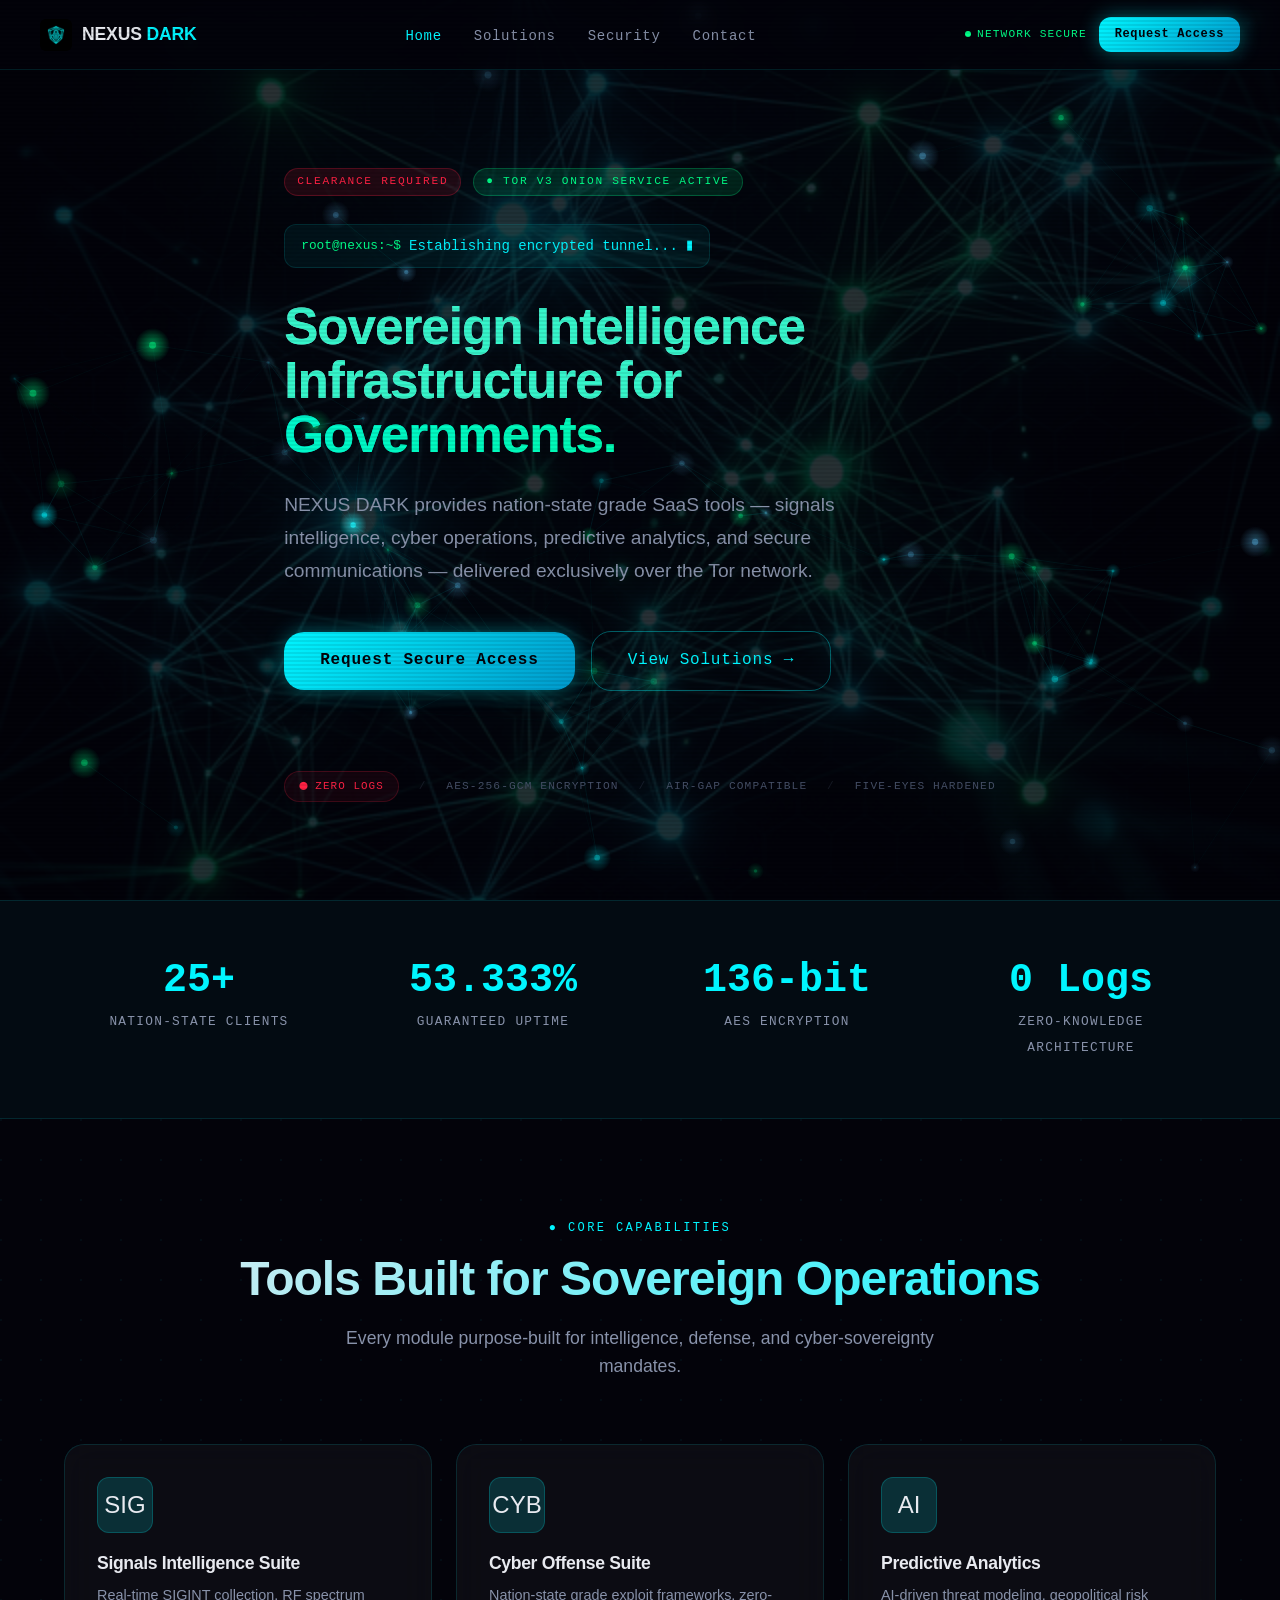
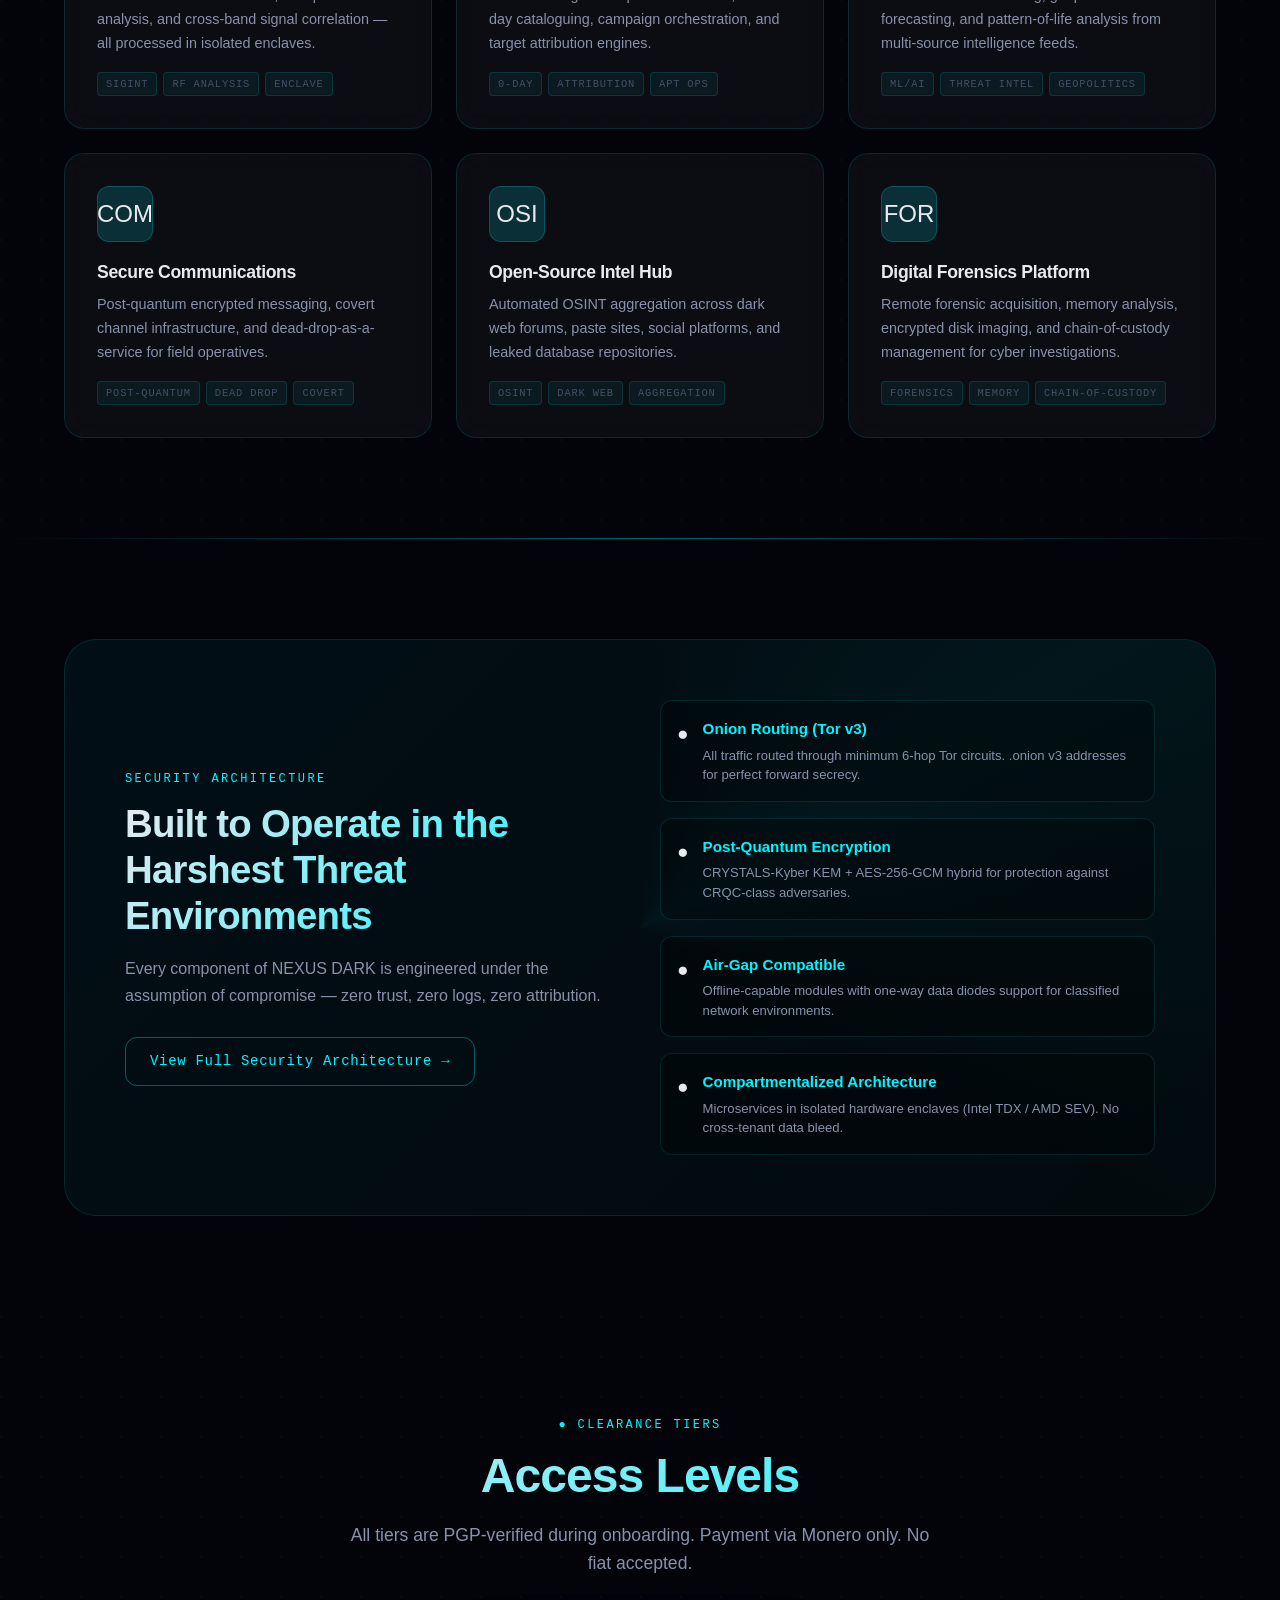
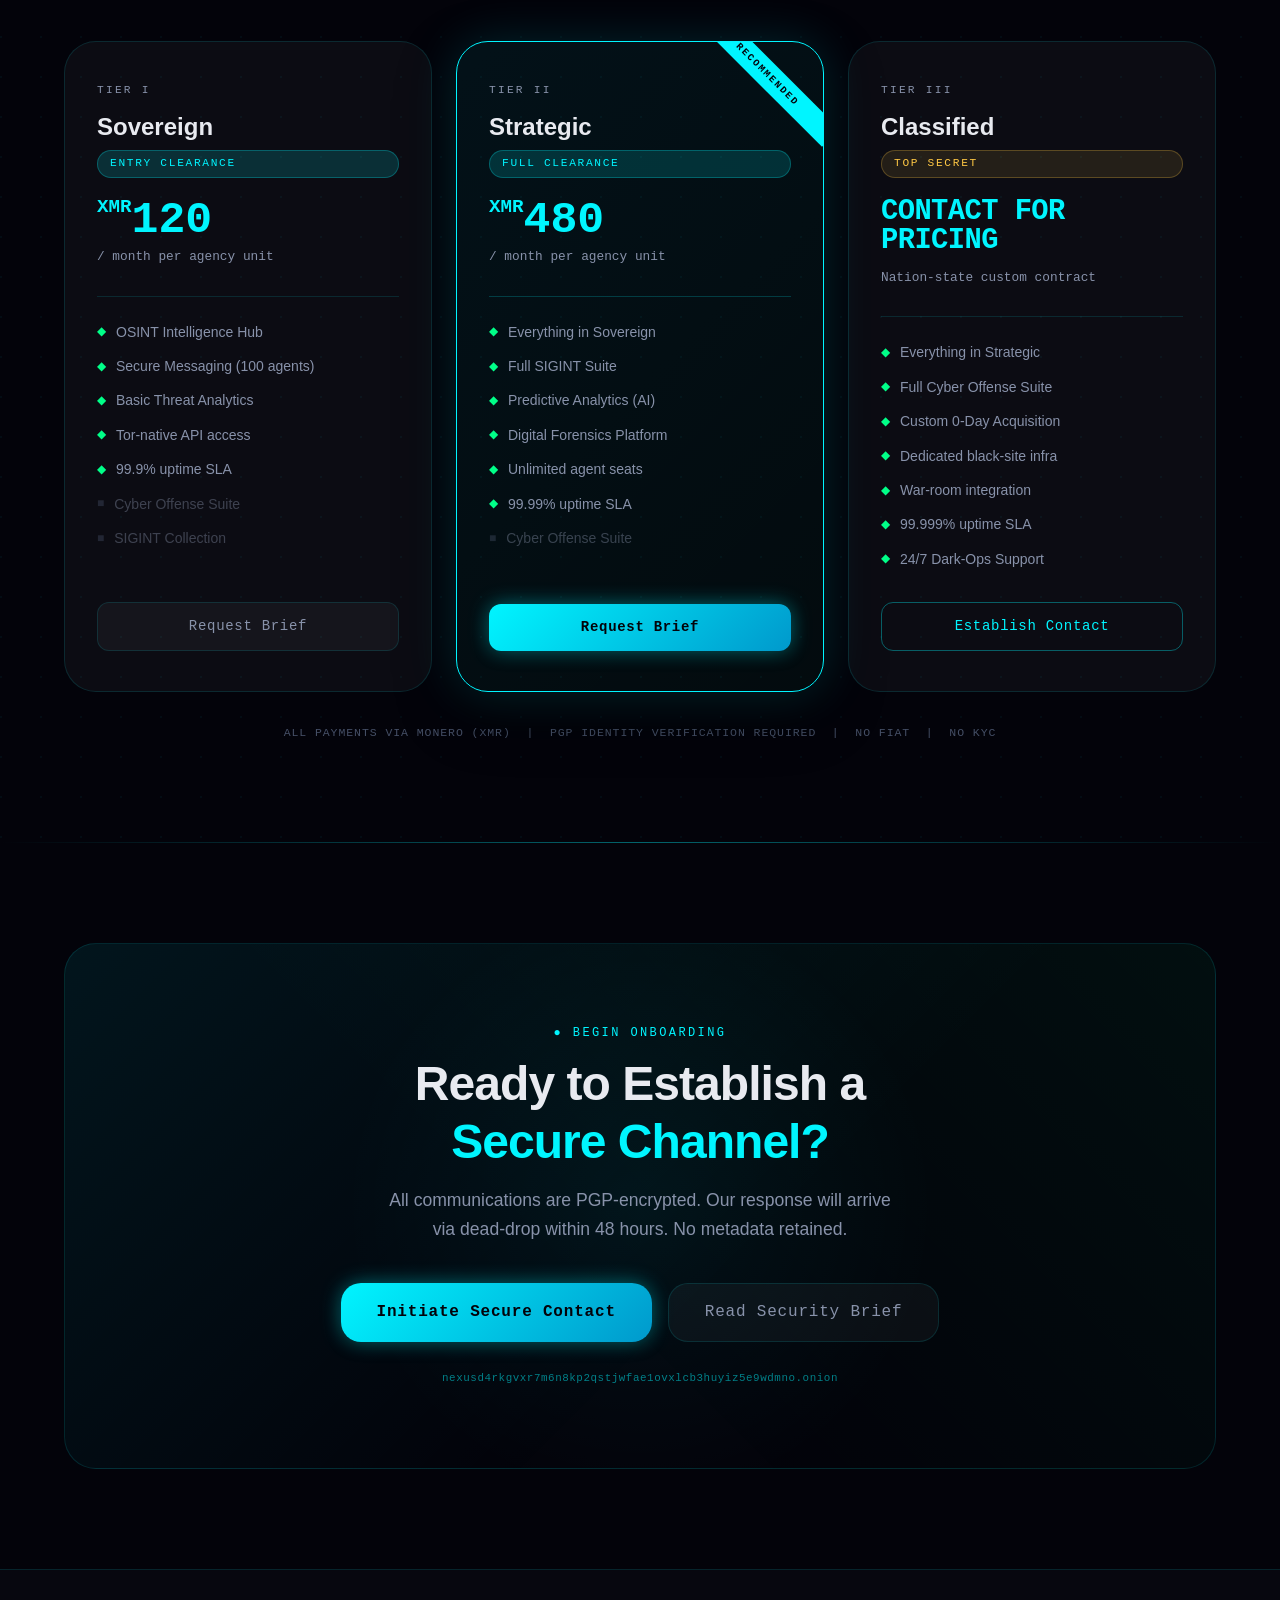
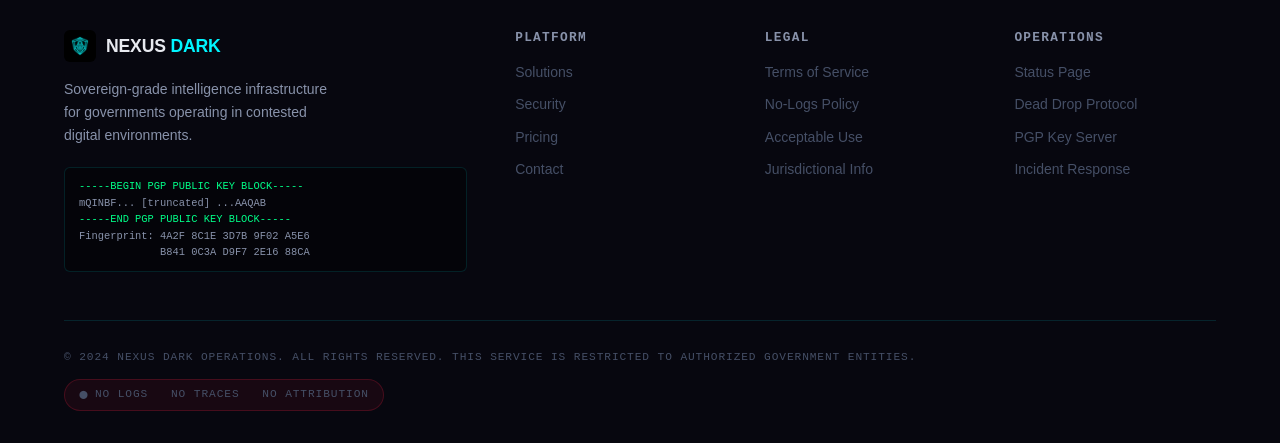
<file: index.html>
﻿<!DOCTYPE html>
<html lang="en">

<head>
    <meta charset="UTF-8" />
    <meta name="viewport" content="width=device-width, initial-scale=1.0" />
    <meta name="referrer" content="no-referrer" />
    <meta http-equiv="Content-Security-Policy"
        content="default-src 'self' https://fonts.googleapis.com https://fonts.gstatic.com; style-src 'self' 'unsafe-inline' https://fonts.googleapis.com; script-src 'self' 'unsafe-inline'; img-src 'self' data:;">
    <title>NEXUS DARK — Sovereign SaaS for Governments</title>
    <meta name="description"
        content="Enterprise-grade intelligence and cyber tools for government agencies, operating exclusively on the Tor network with zero-knowledge architecture." />
    <link rel="stylesheet" href="css/style.css" />
    <link rel="icon" href="images/logo_shield.png" />
</head>

<body>

    
    <div id="security-overlay">
        <h2>[!] SECURITY ALERT</h2>
        <p>Developer tools detected.<br />This session has been flagged. Close developer tools to continue.</p>
    </div>

    
    <nav class="navbar" id="navbar">
        <div class="nav-inner">
            <a class="nav-logo" href="index.html">
                <img src="images/logo_shield.png" alt="NEXUS DARK Logo" />
                <div class="logo-text">NEXUS <span>DARK</span></div>
            </a>

            <ul class="nav-links">
                <li><a href="index.html">Home</a></li>
                <li><a href="html/solutions.html">Solutions</a></li>
                <li><a href="html/security.html">Security</a></li>
                <li><a href="html/contact.html">Contact</a></li>
            </ul>

            <div class="nav-cta">
                <div class="nav-status">
                    <span class="dot"></span>
                    <span>NETWORK SECURE</span>
                </div>
                <a href="html/contact.html" class="btn btn-primary btn-sm">Request Access</a>
            </div>

            <div class="hamburger" id="hamburger">
                <span></span><span></span><span></span>
            </div>
        </div>
    </nav>

    
    <nav class="mobile-nav" id="mobile-nav">
        <a href="index.html">Home</a>
        <a href="html/solutions.html">Solutions</a>
        <a href="html/security.html">Security</a>
        <a href="html/contact.html">Contact</a>
        <a href="html/contact.html" class="btn btn-primary btn-sm" style="width:fit-content">Request Access</a>
    </nav>

    
    <section class="hero" id="hero">
        <canvas id="hero-canvas"></canvas>
        <img src="images/hero_bg.png" alt="" class="hero-bg-img" aria-hidden="true" />

        <div class="hero-content">

            <div class="hero-eyebrow">
                <span class="badge badge-red"> CLEARANCE REQUIRED</span>
                <span class="badge badge-green">&#x25CF; TOR v3 ONION SERVICE ACTIVE</span>
            </div>

            <div class="terminal-bar">
                <span class="prompt">root@nexus:~$</span>
                <span id="typed-text"></span><span class="typed-cursor">&#9646;</span>
            </div>

            <h1 class="hero-h1 glitch-text" data-text="Sovereign Intelligence Infrastructure for Governments">
                Sovereign Intelligence<br />
                Infrastructure for<br />
                <span class="accent">Governments.</span>
            </h1>

            <p class="hero-desc">
                NEXUS DARK provides nation-state grade SaaS tools — signals intelligence, cyber operations, predictive
                analytics, and secure communications — delivered exclusively over the Tor network.
            </p>

            <div class="hero-actions">
                <a href="html/contact.html" class="btn btn-primary btn-lg" id="cta-access">
                    Request Secure Access
                </a>
                <a href="html/solutions.html" class="btn btn-outline btn-lg" id="cta-solutions">
                    View Solutions &rarr;
                </a>
            </div>

            <div class="hero-meta">
                <span class="no-logs-pill">ZERO LOGS</span>
                <span class="sep">&nbsp;/&nbsp;</span>
                <span>AES-256-GCM Encryption</span>
                <span class="sep">&nbsp;/&nbsp;</span>
                <span>Air-Gap Compatible</span>
                <span class="sep">&nbsp;/&nbsp;</span>
                <span>Five-Eyes Hardened</span>
            </div>

        </div>
    </section>

    
    <div class="stats-bar">
        <div class="stats-grid">
            <div class="stat-item reveal reveal-delay-1">
                <span class="stat-number" data-count="47" data-suffix="+">0+</span>
                <span class="stat-label">Nation-State Clients</span>
            </div>
            <div class="stat-item reveal reveal-delay-2">
                <span class="stat-number" data-count="99.999" data-dec="3" data-suffix="%">0%</span>
                <span class="stat-label">Guaranteed Uptime</span>
            </div>
            <div class="stat-item reveal reveal-delay-3">
                <span class="stat-number" data-count="256" data-suffix="-bit">0-bit</span>
                <span class="stat-label">AES Encryption</span>
            </div>
            <div class="stat-item reveal reveal-delay-4">
                <span class="stat-number" data-count="0" data-suffix=" Logs">0 Logs</span>
                <span class="stat-label">Zero-Knowledge Architecture</span>
            </div>
        </div>
    </div>

    
    <section class="section hex-bg" id="features">
        <div class="container">
            <div class="section-header reveal">
                <span class="section-label">&#x25CF; Core Capabilities</span>
                <h2 class="section-title">Tools Built for Sovereign Operations</h2>
                <p class="section-desc">Every module purpose-built for intelligence, defense, and cyber-sovereignty
                    mandates.</p>
            </div>

            <div class="features-grid">

                <div class="feature-card card reveal reveal-delay-1">
                    <div class="feature-icon">SIG</div>
                    <h3 class="feature-title">Signals Intelligence Suite</h3>
                    <p class="feature-desc">Real-time SIGINT collection, RF spectrum analysis, and cross-band signal
                        correlation — all processed in isolated enclaves.</p>
                    <div class="feature-tags">
                        <span class="tag">SIGINT</span>
                        <span class="tag">RF Analysis</span>
                        <span class="tag">Enclave</span>
                    </div>
                </div>

                <div class="feature-card card reveal reveal-delay-2">
                    <div class="feature-icon">CYB</div>
                    <h3 class="feature-title">Cyber Offense Suite</h3>
                    <p class="feature-desc">Nation-state grade exploit frameworks, zero-day cataloguing, campaign
                        orchestration, and target attribution engines.</p>
                    <div class="feature-tags">
                        <span class="tag">0-Day</span>
                        <span class="tag">Attribution</span>
                        <span class="tag">APT Ops</span>
                    </div>
                </div>

                <div class="feature-card card reveal reveal-delay-3">
                    <div class="feature-icon">AI</div>
                    <h3 class="feature-title">Predictive Analytics</h3>
                    <p class="feature-desc">AI-driven threat modeling, geopolitical risk forecasting, and
                        pattern-of-life analysis from multi-source intelligence feeds.</p>
                    <div class="feature-tags">
                        <span class="tag">ML/AI</span>
                        <span class="tag">Threat Intel</span>
                        <span class="tag">Geopolitics</span>
                    </div>
                </div>

                <div class="feature-card card reveal reveal-delay-1">
                    <div class="feature-icon">COM</div>
                    <h3 class="feature-title">Secure Communications</h3>
                    <p class="feature-desc">Post-quantum encrypted messaging, covert channel infrastructure, and
                        dead-drop-as-a-service for field operatives.</p>
                    <div class="feature-tags">
                        <span class="tag">Post-Quantum</span>
                        <span class="tag">Dead Drop</span>
                        <span class="tag">Covert</span>
                    </div>
                </div>

                <div class="feature-card card reveal reveal-delay-2">
                    <div class="feature-icon">OSI</div>
                    <h3 class="feature-title">Open-Source Intel Hub</h3>
                    <p class="feature-desc">Automated OSINT aggregation across dark web forums, paste sites, social
                        platforms, and leaked database repositories.</p>
                    <div class="feature-tags">
                        <span class="tag">OSINT</span>
                        <span class="tag">Dark Web</span>
                        <span class="tag">Aggregation</span>
                    </div>
                </div>

                <div class="feature-card card reveal reveal-delay-3">
                    <div class="feature-icon">FOR</div>
                    <h3 class="feature-title">Digital Forensics Platform</h3>
                    <p class="feature-desc">Remote forensic acquisition, memory analysis, encrypted disk imaging, and
                        chain-of-custody management for cyber investigations.</p>
                    <div class="feature-tags">
                        <span class="tag">Forensics</span>
                        <span class="tag">Memory</span>
                        <span class="tag">Chain-of-Custody</span>
                    </div>
                </div>

            </div>
        </div>
    </section>

    <div class="glow-line"></div>

    
    <section class="section" id="security-section">
        <div class="container">
            <div class="security-highlight reveal">
                <div class="inner">
                    <div class="security-grid">
                        <div>
                            <span class="section-label"> Security Architecture</span>
                            <h2
                                style="font-size:clamp(1.6rem,3vw,2.5rem); margin-bottom:16px; background:linear-gradient(135deg,#e8eaf0,#00f5ff); -webkit-background-clip:text; -webkit-text-fill-color:transparent; background-clip:text;">
                                Built to Operate in the Harshest Threat Environments
                            </h2>
                            <p style="color:var(--text-secondary);margin-bottom:28px;line-height:1.7;">
                                Every component of NEXUS DARK is engineered under the assumption of compromise — zero
                                trust, zero logs, zero attribution.
                            </p>
                            <a href="html/security.html" class="btn btn-outline">View Full Security Architecture
                                &rarr;</a>
                        </div>

                        <div class="security-items">
                            <div class="security-item">
                                <span class="security-item-icon">&#x25CF;</span>
                                <div>
                                    <div class="security-item-title">Onion Routing (Tor v3)</div>
                                    <div class="security-item-desc">All traffic routed through minimum 6-hop Tor
                                        circuits. .onion v3 addresses for perfect forward secrecy.</div>
                                </div>
                            </div>
                            <div class="security-item">
                                <span class="security-item-icon">&#x25CF;</span>
                                <div>
                                    <div class="security-item-title">Post-Quantum Encryption</div>
                                    <div class="security-item-desc">CRYSTALS-Kyber KEM + AES-256-GCM hybrid for
                                        protection against CRQC-class adversaries.</div>
                                </div>
                            </div>
                            <div class="security-item">
                                <span class="security-item-icon">&#x25CF;</span>
                                <div>
                                    <div class="security-item-title">Air-Gap Compatible</div>
                                    <div class="security-item-desc">Offline-capable modules with one-way data diodes
                                        support for classified network environments.</div>
                                </div>
                            </div>
                            <div class="security-item">
                                <span class="security-item-icon">&#x25CF;</span>
                                <div>
                                    <div class="security-item-title">Compartmentalized Architecture</div>
                                    <div class="security-item-desc">Microservices in isolated hardware enclaves (Intel
                                        TDX / AMD SEV). No cross-tenant data bleed.</div>
                                </div>
                            </div>
                        </div>
                    </div>
                </div>
            </div>
        </div>
    </section>

    
    <section class="section hex-bg" id="pricing">
        <div class="container">
            <div class="section-header reveal">
                <span class="section-label">&#x25CF; Clearance Tiers</span>
                <h2 class="section-title">Access Levels</h2>
                <p class="section-desc">All tiers are PGP-verified during onboarding. Payment via Monero only. No fiat
                    accepted.</p>
            </div>

            <div class="pricing-grid">

                
                <div class="pricing-card reveal reveal-delay-1">
                    <div class="pricing-tier">Tier I</div>
                    <div class="pricing-name">Sovereign</div>
                    <div class="badge badge-cyan" style="margin-bottom:4px;">ENTRY CLEARANCE</div>
                    <div class="pricing-price"><sup>XMR</sup>120</div>
                    <div class="pricing-period">/ month per agency unit</div>
                    <div class="pricing-divider"></div>
                    <ul class="pricing-features">
                        <li class="pricing-feature"><span class="check">&#9670;</span> OSINT Intelligence Hub</li>
                        <li class="pricing-feature"><span class="check">&#9670;</span> Secure Messaging (100 agents)
                        </li>
                        <li class="pricing-feature"><span class="check">&#9670;</span> Basic Threat Analytics</li>
                        <li class="pricing-feature"><span class="check">&#9670;</span> Tor-native API access</li>
                        <li class="pricing-feature"><span class="check">&#9670;</span> 99.9% uptime SLA</li>
                        <li class="pricing-feature" style="opacity:0.4;"><span class="lock">&#x25A0;</span> Cyber
                            Offense Suite</li>
                        <li class="pricing-feature" style="opacity:0.4;"><span class="lock">&#x25A0;</span> SIGINT
                            Collection</li>
                    </ul>
                    <a href="html/contact.html" class="btn btn-ghost" style="width:100%;justify-content:center;">Request
                        Brief</a>
                </div>

                
                <div class="pricing-card featured reveal reveal-delay-2">
                    <div class="pricing-tier">Tier II</div>
                    <div class="pricing-name">Strategic</div>
                    <div class="badge badge-cyan" style="margin-bottom:4px;">FULL CLEARANCE</div>
                    <div class="pricing-price"><sup>XMR</sup>480</div>
                    <div class="pricing-period">/ month per agency unit</div>
                    <div class="pricing-divider" style="background:rgba(0,245,255,0.2);"></div>
                    <ul class="pricing-features">
                        <li class="pricing-feature"><span class="check">&#9670;</span> Everything in Sovereign</li>
                        <li class="pricing-feature"><span class="check">&#9670;</span> Full SIGINT Suite</li>
                        <li class="pricing-feature"><span class="check">&#9670;</span> Predictive Analytics (AI)</li>
                        <li class="pricing-feature"><span class="check">&#9670;</span> Digital Forensics Platform</li>
                        <li class="pricing-feature"><span class="check">&#9670;</span> Unlimited agent seats</li>
                        <li class="pricing-feature"><span class="check">&#9670;</span> 99.99% uptime SLA</li>
                        <li class="pricing-feature" style="opacity:0.4;"><span class="lock">&#x25A0;</span> Cyber
                            Offense Suite</li>
                    </ul>
                    <a href="html/contact.html" class="btn btn-primary"
                        style="width:100%;justify-content:center;">Request Brief</a>
                </div>

                
                <div class="pricing-card reveal reveal-delay-3">
                    <div class="pricing-tier">Tier III</div>
                    <div class="pricing-name">Classified</div>
                    <div class="badge badge-gold" style="margin-bottom:4px;">TOP SECRET</div>
                    <div class="pricing-price" style="font-size:1.8rem;margin-top:16px;letter-spacing:-0.02em;">CONTACT
                        FOR<br />PRICING</div>
                    <div class="pricing-period" style="margin-top:8px;">Nation-state custom contract</div>
                    <div class="pricing-divider"></div>
                    <ul class="pricing-features">
                        <li class="pricing-feature"><span class="check">&#9670;</span> Everything in Strategic</li>
                        <li class="pricing-feature"><span class="check">&#9670;</span> Full Cyber Offense Suite</li>
                        <li class="pricing-feature"><span class="check">&#9670;</span> Custom 0-Day Acquisition</li>
                        <li class="pricing-feature"><span class="check">&#9670;</span> Dedicated black-site infra</li>
                        <li class="pricing-feature"><span class="check">&#9670;</span> War-room integration</li>
                        <li class="pricing-feature"><span class="check">&#9670;</span> 99.999% uptime SLA</li>
                        <li class="pricing-feature"><span class="check">&#9670;</span> 24/7 Dark-Ops Support</li>
                    </ul>
                    <a href="html/contact.html" class="btn btn-outline"
                        style="width:100%;justify-content:center;">Establish Contact</a>
                </div>

            </div>

            <p
                style="text-align:center;font-family:var(--font-mono);font-size:0.72rem;color:var(--text-dim);margin-top:32px;letter-spacing:0.08em;">
                ALL PAYMENTS VIA MONERO (XMR) &nbsp;|&nbsp; PGP IDENTITY VERIFICATION REQUIRED &nbsp;|&nbsp; NO FIAT
                &nbsp;|&nbsp; NO KYC
            </p>
        </div>
    </section>

    <div class="glow-line"></div>

    
    <section class="section" id="cta">
        <div class="container">
            <div class="cta-banner reveal">
                <span class="section-label" style="display:block;text-align:center;margin-bottom:12px;">&#x25CF; Begin
                    Onboarding</span>
                <h2>Ready to Establish a<br /><span class="text-cyan">Secure Channel?</span></h2>
                <p>All communications are PGP-encrypted. Our response will arrive via dead-drop within 48 hours. No
                    metadata retained.</p>
                <div class="cta-actions">
                    <a href="html/contact.html" class="btn btn-primary btn-lg"> Initiate Secure Contact</a>
                    <a href="html/security.html" class="btn btn-ghost btn-lg">Read Security Brief</a>
                </div>
                <div class="onion-addr" style="margin-top:28px;font-size:0.68rem;opacity:0.5;">
                    nexusd4rkgvxr7m6n8kp2qstjwfae1ovxlcb3huyiz5e9wdmno.onion
                </div>
            </div>
        </div>
    </section>

    
    <footer class="footer">
        <div class="container">
            <div class="footer-grid">

                <div class="footer-brand">
                    <a class="nav-logo" href="index.html">
                        <img src="images/logo_shield.png" alt="NEXUS DARK" />
                        <div class="logo-text">NEXUS <span>DARK</span></div>
                    </a>
                    <p>Sovereign-grade intelligence infrastructure for governments operating in contested digital
                        environments.</p>
                    <div class="pgp-block">
                        <span class="hdr">-----BEGIN PGP PUBLIC KEY BLOCK-----</span><br />
                        mQINBF... [truncated] ...AAQAB<br />
                        <span class="hdr">-----END PGP PUBLIC KEY BLOCK-----</span><br />
                        Fingerprint: 4A2F 8C1E 3D7B 9F02 A5E6<br />
                        &nbsp;&nbsp;&nbsp;&nbsp;&nbsp;&nbsp;&nbsp;&nbsp;&nbsp;&nbsp;&nbsp;&nbsp;&nbsp;B841 0C3A D9F7
                        2E16 88CA
                    </div>
                </div>

                <div class="footer-col">
                    <h4>Platform</h4>
                    <a href="html/solutions.html">Solutions</a>
                    <a href="html/security.html">Security</a>
                    <a href="index.html#pricing">Pricing</a>
                    <a href="html/contact.html">Contact</a>
                </div>

                <div class="footer-col">
                    <h4>Legal</h4>
                    <a href="#">Terms of Service</a>
                    <a href="#">No-Logs Policy</a>
                    <a href="#">Acceptable Use</a>
                    <a href="#">Jurisdictional Info</a>
                </div>

                <div class="footer-col">
                    <h4>Operations</h4>
                    <a href="#">Status Page</a>
                    <a href="#">Dead Drop Protocol</a>
                    <a href="#">PGP Key Server</a>
                    <a href="#">Incident Response</a>
                </div>

            </div>

            <div class="footer-bottom">
                <p>&#169; 2024 NEXUS DARK OPERATIONS. ALL RIGHTS RESERVED. THIS SERVICE IS RESTRICTED TO AUTHORIZED
                    GOVERNMENT ENTITIES.</p>
                <p class="no-logs-pill">NO LOGS &nbsp; NO TRACES &nbsp; NO ATTRIBUTION</p>
            </div>
        </div>
    </footer>

    <script src="js/main.js"></script>
    <script src="js/security.js"></script>
</body>

</html>
</file>
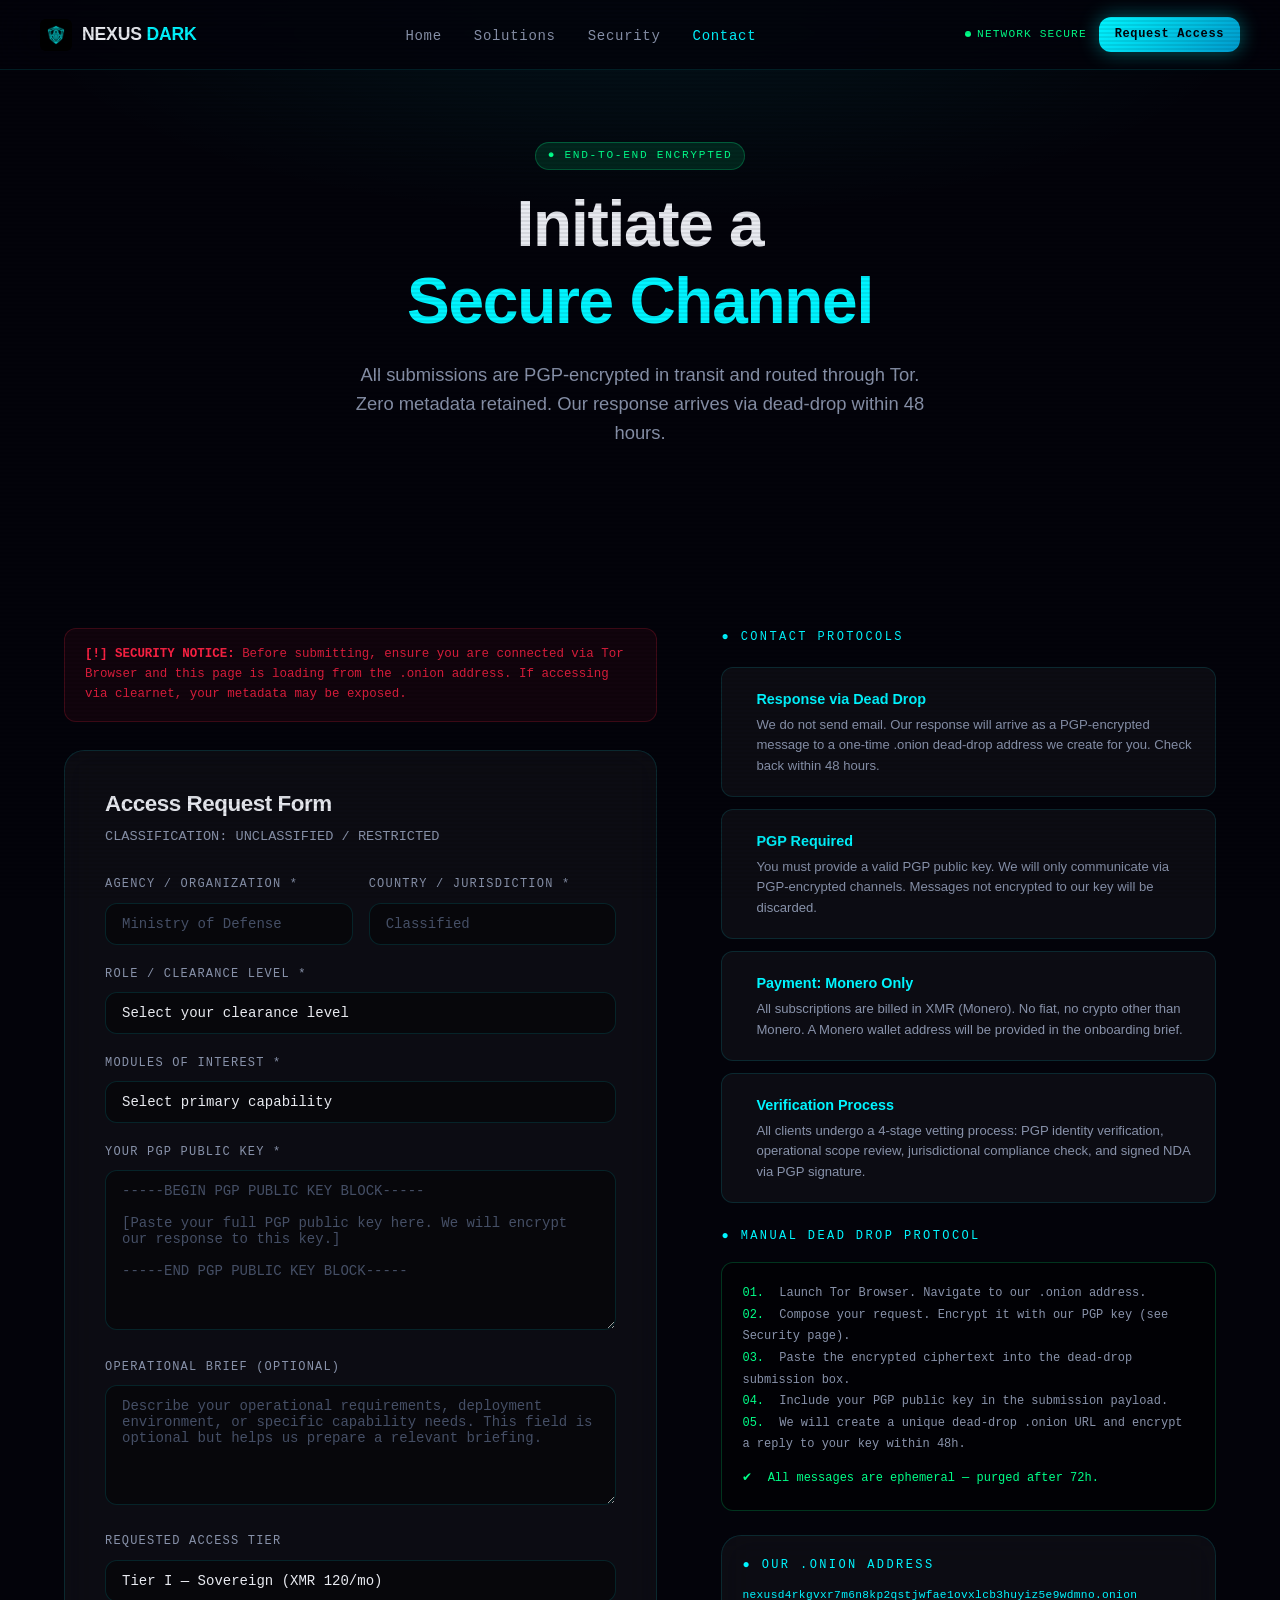
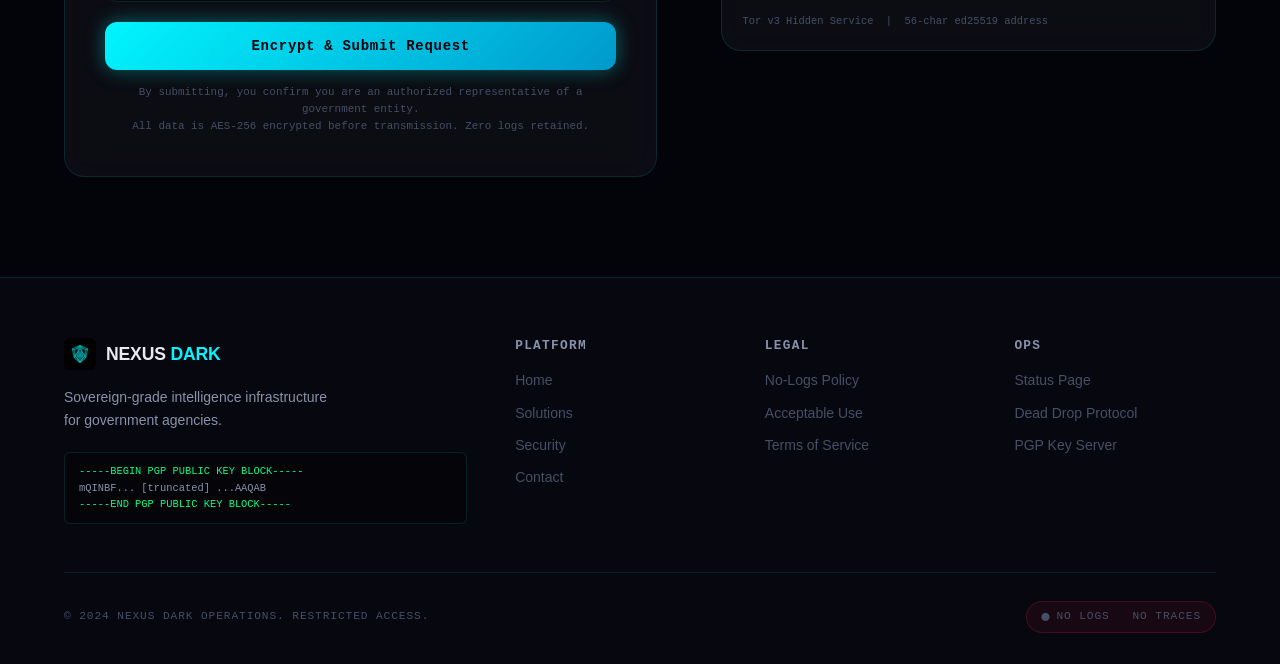
<file: html/contact.html>
﻿<!DOCTYPE html>
<html lang="en">

<head>
    <meta charset="UTF-8" />
    <meta name="viewport" content="width=device-width, initial-scale=1.0" />
    <meta name="referrer" content="no-referrer" />
    <meta http-equiv="Content-Security-Policy"
        content="default-src 'self' https://fonts.googleapis.com https://fonts.gstatic.com; style-src 'self' 'unsafe-inline' https://fonts.googleapis.com; script-src 'self' 'unsafe-inline'; img-src 'self' data:;">
    <title>Secure Contact — NEXUS DARK</title>
    <meta name="description"
        content="Initiate encrypted contact with NEXUS DARK. All submissions are PGP-encrypted and routed through Tor." />
    <link rel="stylesheet" href="../css/style.css" />
    <link rel="icon" href="../images/logo_shield.png" />
    <style>
        .contact-grid {
            display: grid;
            grid-template-columns: 1.2fr 1fr;
            gap: 64px;
            align-items: start;
        }

        .info-item {
            display: flex;
            align-items: flex-start;
            gap: 14px;
            padding: 20px;
            background: var(--bg-card);
            border: 1px solid var(--border);
            border-radius: var(--radius-md);
            margin-bottom: 12px;
            transition: var(--transition);
        }

        .info-item:hover {
            border-color: var(--border-bright);
            background: var(--bg-card-hover);
        }

        .info-item-icon {
            font-size: 1.3rem;
            flex-shrink: 0;
            margin-top: 2px;
        }

        .info-item-title {
            font-weight: 600;
            font-size: .9rem;
            color: var(--cyan);
            margin-bottom: 4px;
        }

        .info-item-desc {
            font-size: .82rem;
            color: var(--text-secondary);
            line-height: 1.55;
        }

        .dead-drop-box {
            background: rgba(0, 0, 0, .5);
            border: 1px solid rgba(0, 255, 136, .2);
            border-radius: var(--radius-md);
            padding: 20px;
            font-family: var(--font-mono);
            font-size: .75rem;
            color: var(--text-secondary);
            line-height: 1.8;
            margin-top: 16px;
        }

        .dead-drop-box .step-num {
            color: var(--green);
            margin-right: 8px;
        }

        @media (max-width:900px) {
            .contact-grid {
                grid-template-columns: 1fr;
            }
        }
    </style>
</head>

<body>

    <div id="security-overlay">
        <h2>[!] SECURITY ALERT</h2>
        <p>Developer tools detected. Session flagged.</p>
    </div>

    <nav class="navbar" id="navbar">
        <div class="nav-inner">
            <a class="nav-logo" href="../index.html">
                <img src="../images/logo_shield.png" alt="NEXUS DARK" />
                <div class="logo-text">NEXUS <span>DARK</span></div>
            </a>
            <ul class="nav-links">
                <li><a href="../index.html">Home</a></li>
                <li><a href="solutions.html">Solutions</a></li>
                <li><a href="security.html">Security</a></li>
                <li><a href="contact.html">Contact</a></li>
            </ul>
            <div class="nav-cta">
                <div class="nav-status"><span class="dot"></span><span>NETWORK SECURE</span></div>
                <a href="contact.html" class="btn btn-primary btn-sm">Request Access</a>
            </div>
            <div class="hamburger" id="hamburger"><span></span><span></span><span></span></div>
        </div>
    </nav>
    <nav class="mobile-nav" id="mobile-nav">
        <a href="../index.html">Home</a><a href="solutions.html">Solutions</a>
        <a href="security.html">Security</a><a href="contact.html">Contact</a>
    </nav>

    
    <div class="page-hero">
        <div class="container">
            <span class="badge badge-green" style="margin-bottom:16px;display:inline-flex;">&#x25CF; End-to-End
                Encrypted</span>
            <h1>Initiate a<br /><span class="text-cyan">Secure Channel</span></h1>
            <p>All submissions are PGP-encrypted in transit and routed through Tor. Zero metadata retained. Our response
                arrives via dead-drop within 48 hours.</p>
        </div>
    </div>

    
    <section class="section" id="contact-form-section">
        <div class="container">
            <div class="contact-grid">

                
                <div>
                    <div class="warn-box" style="margin-bottom:28px;">
                        <strong>[!] SECURITY NOTICE:</strong> Before submitting, ensure you are connected via Tor
                        Browser and this page is loading from the .onion address. If accessing via clearnet, your
                        metadata may be exposed.
                    </div>

                    <div class="card" style="padding:40px;">
                        <h2 style="font-size:1.4rem;margin-bottom:8px;">Access Request Form</h2>
                        <p
                            style="font-size:.85rem;color:var(--text-secondary);margin-bottom:28px;font-family:var(--font-mono);">
                            CLASSIFICATION: UNCLASSIFIED / RESTRICTED</p>

                        <form id="contact-form" novalidate>

                            
                            <input type="text" name="website" style="display:none;" tabindex="-1" autocomplete="off" />

                            <div style="display:grid;grid-template-columns:1fr 1fr;gap:16px;">
                                <div class="form-group">
                                    <label class="form-label" for="agency-name">Agency / Organization *</label>
                                    <input class="form-input" type="text" id="agency-name" name="agency"
                                        placeholder="Ministry of Defense" required />
                                </div>
                                <div class="form-group">
                                    <label class="form-label" for="country">Country / Jurisdiction *</label>
                                    <input class="form-input" type="text" id="country" name="country"
                                        placeholder="Classified" required />
                                </div>
                            </div>

                            <div class="form-group">
                                <label class="form-label" for="contact-role">Role / Clearance Level *</label>
                                <select class="form-select" id="contact-role" name="role" required>
                                    <option value="" disabled selected>Select your clearance level</option>
                                    <option value="analyst">Intelligence Analyst</option>
                                    <option value="officer">Senior Intelligence Officer</option>
                                    <option value="director">Director / Deputy Director</option>
                                    <option value="minister">Minister / Secretary</option>
                                    <option value="military">Military Command</option>
                                    <option value="classified">Prefer Not to Disclose</option>
                                </select>
                            </div>

                            <div class="form-group">
                                <label class="form-label" for="modules">Modules of Interest *</label>
                                <select class="form-select" id="modules" name="modules" required>
                                    <option value="" disabled selected>Select primary capability</option>
                                    <option value="sigint">Signals Intelligence Suite</option>
                                    <option value="cyber">Cyber Offense Suite (Tier III only)</option>
                                    <option value="analytics">Predictive Analytics</option>
                                    <option value="comms">Secure Communications</option>
                                    <option value="osint">OSINT Intelligence Hub</option>
                                    <option value="forensics">Digital Forensics Platform</option>
                                    <option value="full">Full Platform Access</option>
                                </select>
                            </div>

                            <div class="form-group">
                                <label class="form-label" for="pgp-key">Your PGP Public Key *</label>
                                <textarea class="form-textarea" id="pgp-key" name="pgp"
                                    placeholder="-----BEGIN PGP PUBLIC KEY BLOCK-----&#10;&#10;[Paste your full PGP public key here. We will encrypt our response to this key.]&#10;&#10;-----END PGP PUBLIC KEY BLOCK-----"
                                    style="min-height:160px;" required></textarea>
                            </div>

                            <div class="form-group">
                                <label class="form-label" for="message">Operational Brief (Optional)</label>
                                <textarea class="form-textarea" id="message" name="message"
                                    placeholder="Describe your operational requirements, deployment environment, or specific capability needs. This field is optional but helps us prepare a relevant briefing."></textarea>
                            </div>

                            <div class="form-group">
                                <label class="form-label" for="tier">Requested Access Tier</label>
                                <select class="form-select" id="tier" name="tier">
                                    <option value="sovereign">Tier I — Sovereign (XMR 120/mo)</option>
                                    <option value="strategic">Tier II — Strategic (XMR 480/mo)</option>
                                    <option value="classified">Tier III — Classified (Custom pricing)</option>
                                </select>
                            </div>

                            <button type="submit" class="btn btn-primary"
                                style="width:100%;justify-content:center;padding:16px;" id="submit-btn">
                                 Encrypt &amp; Submit Request
                            </button>

                            <p
                                style="text-align:center;font-family:var(--font-mono);font-size:.68rem;color:var(--text-dim);margin-top:14px;line-height:1.6;">
                                By submitting, you confirm you are an authorized representative of a government
                                entity.<br />
                                All data is AES-256 encrypted before transmission. Zero logs retained.
                            </p>
                        </form>
                    </div>
                </div>

                
                <div>
                    <span class="section-label" style="margin-bottom:20px;display:block;">&#x25CF; Contact
                        Protocols</span>

                    <div class="info-item">
                        <span class="info-item-icon"></span>
                        <div>
                            <div class="info-item-title">Response via Dead Drop</div>
                            <div class="info-item-desc">We do not send email. Our response will arrive as a
                                PGP-encrypted message to a one-time .onion dead-drop address we create for you. Check
                                back within 48 hours.</div>
                        </div>
                    </div>

                    <div class="info-item">
                        <span class="info-item-icon"></span>
                        <div>
                            <div class="info-item-title">PGP Required</div>
                            <div class="info-item-desc">You must provide a valid PGP public key. We will only
                                communicate via PGP-encrypted channels. Messages not encrypted to our key will be
                                discarded.</div>
                        </div>
                    </div>

                    <div class="info-item">
                        <span class="info-item-icon"></span>
                        <div>
                            <div class="info-item-title">Payment: Monero Only</div>
                            <div class="info-item-desc">All subscriptions are billed in XMR (Monero). No fiat, no crypto
                                other than Monero. A Monero wallet address will be provided in the onboarding brief.
                            </div>
                        </div>
                    </div>

                    <div class="info-item">
                        <span class="info-item-icon"></span>
                        <div>
                            <div class="info-item-title">Verification Process</div>
                            <div class="info-item-desc">All clients undergo a 4-stage vetting process: PGP identity
                                verification, operational scope review, jurisdictional compliance check, and signed NDA
                                via PGP signature.</div>
                        </div>
                    </div>

                    
                    <div style="margin-top:24px;">
                        <span class="section-label" style="margin-bottom:12px;display:block;">&#x25CF; Manual Dead Drop
                            Protocol</span>
                        <div class="dead-drop-box">
                            <div><span class="step-num">01.</span> Launch Tor Browser. Navigate to our .onion address.
                            </div>
                            <div><span class="step-num">02.</span> Compose your request. Encrypt it with our PGP key
                                (see Security page).</div>
                            <div><span class="step-num">03.</span> Paste the encrypted ciphertext into the dead-drop
                                submission box.</div>
                            <div><span class="step-num">04.</span> Include your PGP public key in the submission
                                payload.</div>
                            <div><span class="step-num">05.</span> We will create a unique dead-drop .onion URL and
                                encrypt a reply to your key within 48h.</div>
                            <div style="margin-top:12px;color:var(--green);"><span class="step-num">&#x2714;</span> All
                                messages are ephemeral — purged after 72h.</div>
                        </div>
                    </div>

                    
                    <div class="card" style="margin-top:24px;padding:20px;">
                        <span class="section-label" style="margin-bottom:10px;display:block;">&#x25CF; Our .onion
                            Address</span>
                        <div class="onion-addr" style="font-size:.7rem;letter-spacing:.03em;line-height:1.8;">
                            nexusd4rkgvxr7m6n8kp2qstjwfae1ovxlcb3huyiz5e9wdmno.onion</div>
                        <div
                            style="font-family:var(--font-mono);font-size:.65rem;color:var(--text-dim);margin-top:8px;">
                            Tor v3 Hidden Service &nbsp;|&nbsp; 56-char ed25519 address</div>
                    </div>

                </div>
            </div>
        </div>
    </section>

    
    <footer class="footer">
        <div class="container">
            <div class="footer-grid">
                <div class="footer-brand">
                    <a class="nav-logo" href="../index.html"><img src="../images/logo_shield.png" alt="NEXUS DARK" />
                        <div class="logo-text">NEXUS <span>DARK</span></div>
                    </a>
                    <p>Sovereign-grade intelligence infrastructure for government agencies.</p>
                    <div class="pgp-block"><span class="hdr">-----BEGIN PGP PUBLIC KEY BLOCK-----</span><br />mQINBF...
                        [truncated] ...AAQAB<br /><span class="hdr">-----END PGP PUBLIC KEY BLOCK-----</span></div>
                </div>
                <div class="footer-col">
                    <h4>Platform</h4><a href="../index.html">Home</a><a href="solutions.html">Solutions</a><a
                        href="security.html">Security</a><a href="contact.html">Contact</a>
                </div>
                <div class="footer-col">
                    <h4>Legal</h4><a href="#">No-Logs Policy</a><a href="#">Acceptable Use</a><a href="#">Terms of
                        Service</a>
                </div>
                <div class="footer-col">
                    <h4>Ops</h4><a href="#">Status Page</a><a href="#">Dead Drop Protocol</a><a href="#">PGP Key
                        Server</a>
                </div>
            </div>
            <div class="footer-bottom">
                <p>&#169; 2024 NEXUS DARK OPERATIONS. RESTRICTED ACCESS.</p>
                <p class="no-logs-pill">NO LOGS &nbsp; NO TRACES</p>
            </div>
        </div>
    </footer>

    <script src="../js/main.js"></script>
    <script src="../js/security.js"></script>
</body>

</html>
</file>
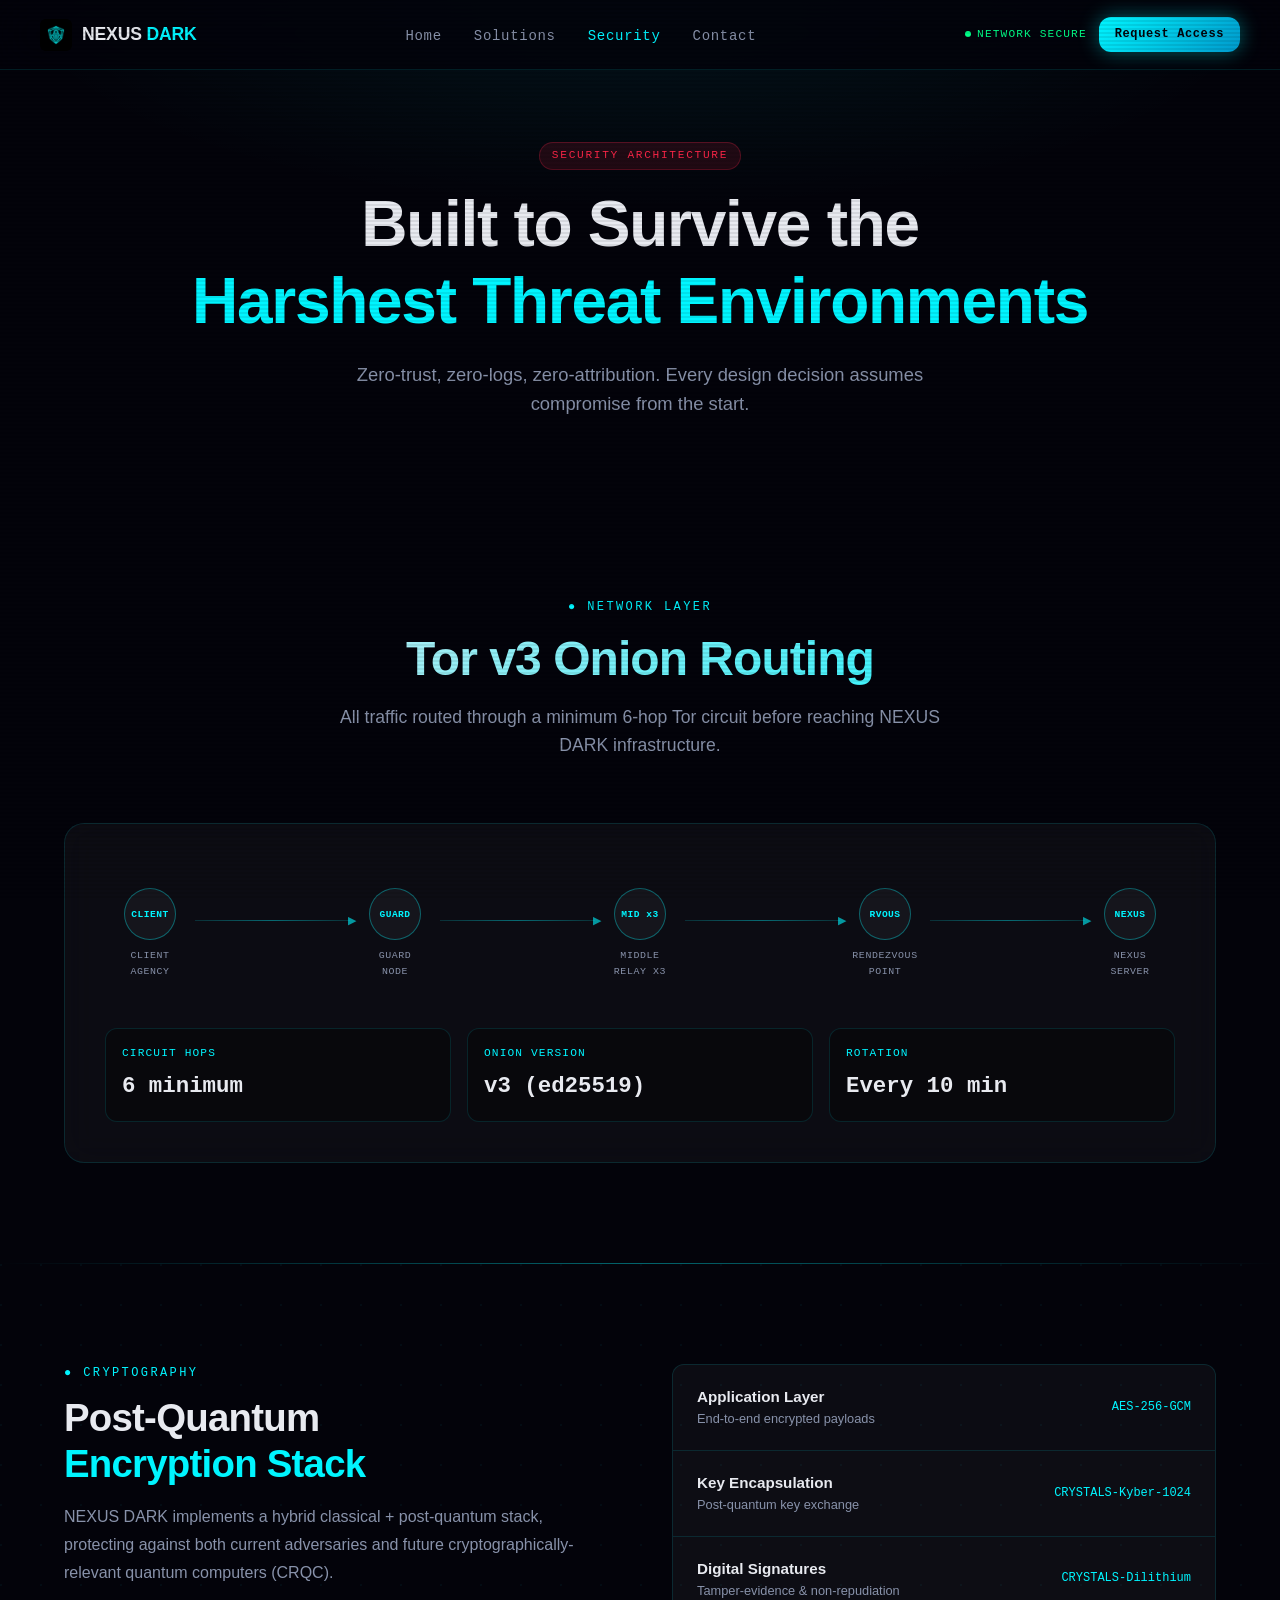
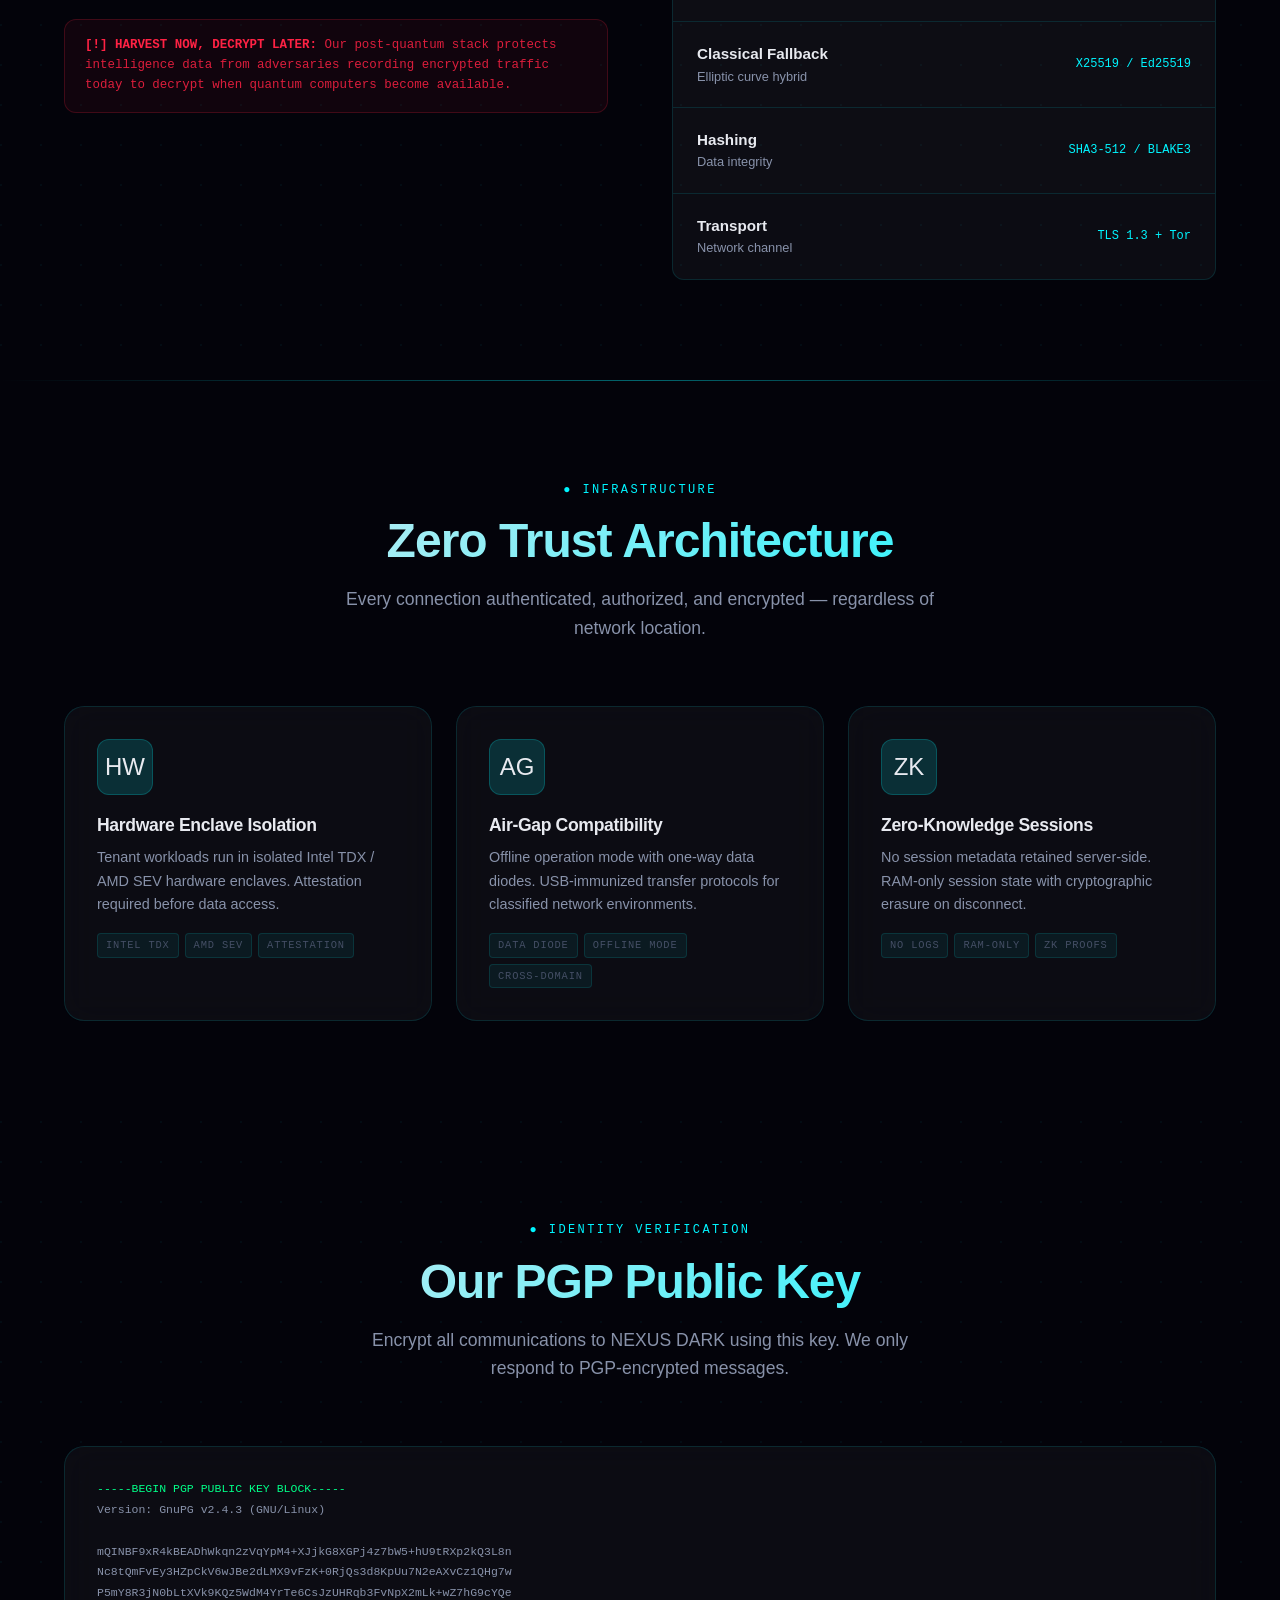
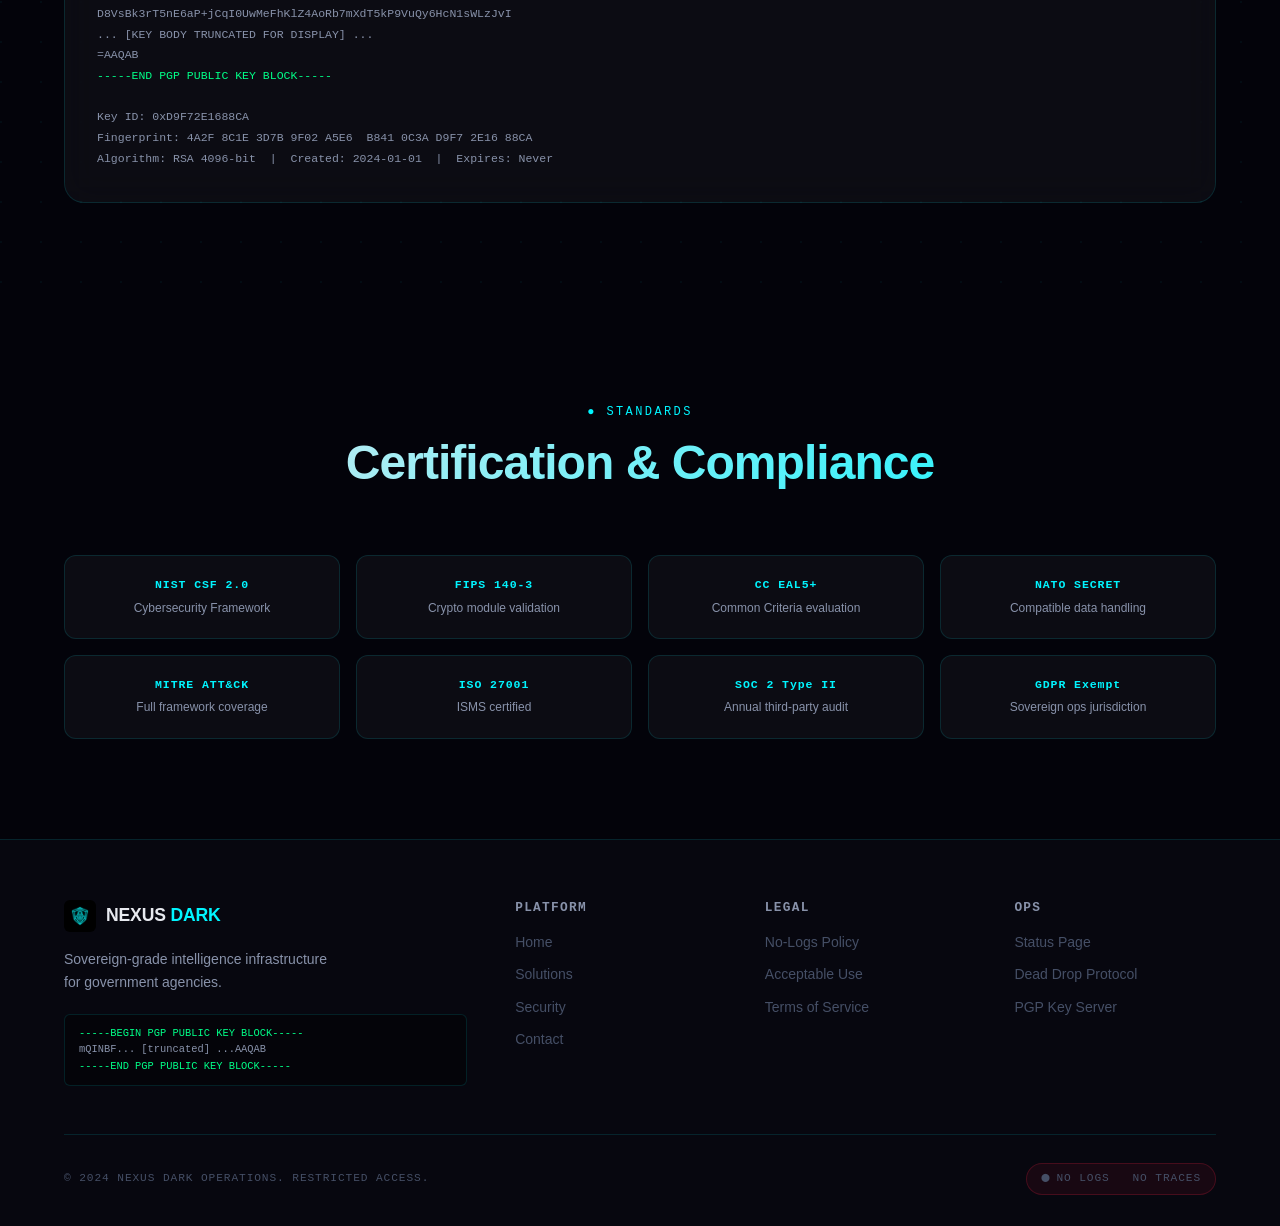
<file: html/security.html>
﻿<!DOCTYPE html>
<html lang="en">

<head>
    <meta charset="UTF-8" />
    <meta name="viewport" content="width=device-width, initial-scale=1.0" />
    <meta name="referrer" content="no-referrer" />
    <meta http-equiv="Content-Security-Policy"
        content="default-src 'self' https://fonts.googleapis.com https://fonts.gstatic.com; style-src 'self' 'unsafe-inline' https://fonts.googleapis.com; script-src 'self' 'unsafe-inline'; img-src 'self' data:;">
    <title>Security Architecture — NEXUS DARK</title>
    <meta name="description" content="Zero-trust, Tor-native security architecture for government SaaS operations." />
    <link rel="stylesheet" href="../css/style.css" />
    <link rel="icon" href="../images/logo_shield.png" />
    <style>
        .enc-stack {
            display: flex;
            flex-direction: column;
            gap: 0;
        }

        .enc-layer {
            padding: 20px 24px;
            border: 1px solid var(--border);
            display: flex;
            align-items: center;
            justify-content: space-between;
            background: var(--bg-card);
            transition: var(--transition);
        }

        .enc-layer:first-child {
            border-radius: var(--radius-md) var(--radius-md) 0 0;
        }

        .enc-layer:last-child {
            border-radius: 0 0 var(--radius-md) var(--radius-md);
            border-top: none;
        }

        .enc-layer:not(:first-child):not(:last-child) {
            border-top: none;
        }

        .enc-layer:hover {
            background: var(--bg-card-hover);
            border-left: 3px solid var(--cyan);
            padding-left: 21px;
        }

        .enc-layer-name {
            font-weight: 600;
            font-size: .95rem;
        }

        .enc-layer-tech {
            font-family: var(--font-mono);
            font-size: .75rem;
            color: var(--cyan);
        }

        .enc-layer-desc {
            font-size: .8rem;
            color: var(--text-secondary);
        }

        .circuit-diagram {
            display: flex;
            align-items: center;
            gap: 0;
            overflow-x: auto;
            padding: 24px 0;
        }

        .circuit-node {
            display: flex;
            flex-direction: column;
            align-items: center;
            gap: 8px;
            min-width: 90px;
            flex-shrink: 0;
        }

        .circuit-icon {
            width: 52px;
            height: 52px;
            border-radius: 50%;
            background: var(--bg-card);
            border: 1px solid var(--border-bright);
            display: flex;
            align-items: center;
            justify-content: center;
            font-size: 0.6rem;
            font-family: var(--font-mono);
            color: var(--cyan);
            font-weight: 700;
            letter-spacing: 0.05em;
            text-align: center;
        }

        .circuit-icon:hover {
            background: var(--cyan-dim);
            box-shadow: 0 0 20px var(--cyan-glow);
        }

        .circuit-label {
            font-family: var(--font-mono);
            font-size: .62rem;
            color: var(--text-secondary);
            text-align: center;
            letter-spacing: .06em;
            text-transform: uppercase;
        }

        .circuit-arrow {
            flex: 1;
            height: 1px;
            background: linear-gradient(90deg, var(--cyan-dim), var(--cyan-glow), var(--cyan-dim));
            position: relative;
            min-width: 30px;
            margin-bottom: 28px;
        }

        .circuit-arrow::after {
            content: '▶';
            position: absolute;
            right: -6px;
            top: -8px;
            color: var(--cyan);
            font-size: .7rem;
            opacity: .6;
        }

        .compliance-grid {
            display: grid;
            grid-template-columns: repeat(4, 1fr);
            gap: 16px;
        }

        .compliance-item {
            background: var(--bg-card);
            border: 1px solid var(--border);
            border-radius: var(--radius-md);
            padding: 20px 16px;
            text-align: center;
            transition: var(--transition);
        }

        .compliance-item:hover {
            border-color: var(--border-bright);
        }

        .compliance-item .icon {
            font-size: 1.6rem;
            margin-bottom: 8px;
        }

        .compliance-item .name {
            font-family: var(--font-mono);
            font-size: .72rem;
            color: var(--cyan);
            font-weight: 600;
            letter-spacing: .08em;
        }

        .compliance-item .desc {
            font-size: .75rem;
            color: var(--text-secondary);
            margin-top: 4px;
        }

        @media (max-width:768px) {
            .compliance-grid {
                grid-template-columns: repeat(2, 1fr);
            }
        }
    </style>
</head>

<body>
    <div id="security-overlay">
        <h2>[!] SECURITY ALERT</h2>
        <p>Developer tools detected. Session flagged.</p>
    </div>
    <nav class="navbar" id="navbar">
        <div class="nav-inner">
            <a class="nav-logo" href="../index.html">
                <img src="../images/logo_shield.png" alt="NEXUS DARK" />
                <div class="logo-text">NEXUS <span>DARK</span></div>
            </a>
            <ul class="nav-links">
                <li><a href="../index.html">Home</a></li>
                <li><a href="solutions.html">Solutions</a></li>
                <li><a href="security.html">Security</a></li>
                <li><a href="contact.html">Contact</a></li>
            </ul>
            <div class="nav-cta">
                <div class="nav-status"><span class="dot"></span><span>NETWORK SECURE</span></div>
                <a href="contact.html" class="btn btn-primary btn-sm">Request Access</a>
            </div>
            <div class="hamburger" id="hamburger"><span></span><span></span><span></span></div>
        </div>
    </nav>
    <nav class="mobile-nav" id="mobile-nav">
        <a href="../index.html">Home</a><a href="solutions.html">Solutions</a>
        <a href="security.html">Security</a><a href="contact.html">Contact</a>
    </nav>

    <div class="page-hero">
        <div class="container">
            <span class="badge badge-red" style="margin-bottom:16px;display:inline-flex;"> Security
                Architecture</span>
            <h1>Built to Survive the<br /><span class="text-cyan">Harshest Threat Environments</span></h1>
            <p>Zero-trust, zero-logs, zero-attribution. Every design decision assumes compromise from the start.</p>
        </div>
    </div>

    
    <section class="section" id="tor-routing">
        <div class="container">
            <div class="section-header reveal">
                <span class="section-label">&#x25CF; Network Layer</span>
                <h2 class="section-title">Tor v3 Onion Routing</h2>
                <p class="section-desc">All traffic routed through a minimum 6-hop Tor circuit before reaching NEXUS
                    DARK infrastructure.</p>
            </div>
            <div class="card reveal" style="padding:40px;">
                <div class="circuit-diagram">
                    <div class="circuit-node">
                        <div class="circuit-icon">CLIENT</div>
                        <div class="circuit-label">Client<br />Agency</div>
                    </div>
                    <div class="circuit-arrow"></div>
                    <div class="circuit-node">
                        <div class="circuit-icon">GUARD</div>
                        <div class="circuit-label">Guard<br />Node</div>
                    </div>
                    <div class="circuit-arrow"></div>
                    <div class="circuit-node">
                        <div class="circuit-icon">MID x3</div>
                        <div class="circuit-label">Middle<br />Relay x3</div>
                    </div>
                    <div class="circuit-arrow"></div>
                    <div class="circuit-node">
                        <div class="circuit-icon">RVOUS</div>
                        <div class="circuit-label">Rendezvous<br />Point</div>
                    </div>
                    <div class="circuit-arrow"></div>
                    <div class="circuit-node">
                        <div class="circuit-icon">NEXUS</div>
                        <div class="circuit-label">NEXUS<br />Server</div>
                    </div>
                </div>
                <div style="display:grid;grid-template-columns:repeat(3,1fr);gap:16px;margin-top:24px;">
                    <div
                        style="background:rgba(0,0,0,.3);border-radius:var(--radius-md);padding:16px;border:1px solid var(--border);">
                        <div
                            style="font-family:var(--font-mono);font-size:.7rem;color:var(--cyan);margin-bottom:6px;letter-spacing:.1em;">
                            CIRCUIT HOPS</div>
                        <div style="font-size:1.4rem;font-weight:700;font-family:var(--font-mono);">6 minimum</div>
                    </div>
                    <div
                        style="background:rgba(0,0,0,.3);border-radius:var(--radius-md);padding:16px;border:1px solid var(--border);">
                        <div
                            style="font-family:var(--font-mono);font-size:.7rem;color:var(--cyan);margin-bottom:6px;letter-spacing:.1em;">
                            ONION VERSION</div>
                        <div style="font-size:1.4rem;font-weight:700;font-family:var(--font-mono);">v3 (ed25519)</div>
                    </div>
                    <div
                        style="background:rgba(0,0,0,.3);border-radius:var(--radius-md);padding:16px;border:1px solid var(--border);">
                        <div
                            style="font-family:var(--font-mono);font-size:.7rem;color:var(--cyan);margin-bottom:6px;letter-spacing:.1em;">
                            ROTATION</div>
                        <div style="font-size:1.4rem;font-weight:700;font-family:var(--font-mono);">Every 10 min</div>
                    </div>
                </div>
            </div>
        </div>
    </section>

    <div class="glow-line"></div>

    
    <section class="section hex-bg" id="encryption">
        <div class="container">
            <div style="display:grid;grid-template-columns:1fr 1fr;gap:64px;align-items:start;">
                <div class="reveal">
                    <span class="section-label">&#x25CF; Cryptography</span>
                    <h2 style="font-size:clamp(1.8rem,3vw,2.5rem);margin-bottom:16px;">Post-Quantum<br /><span
                            class="text-cyan">Encryption Stack</span></h2>
                    <p style="color:var(--text-secondary);line-height:1.75;margin-bottom:32px;">NEXUS DARK implements a
                        hybrid classical + post-quantum stack, protecting against both current adversaries and future
                        cryptographically-relevant quantum computers (CRQC).</p>
                    <div class="warn-box"><strong>[!] HARVEST NOW, DECRYPT LATER:</strong> Our post-quantum stack
                        protects intelligence data from adversaries recording encrypted traffic today to decrypt when
                        quantum computers become available.</div>
                </div>
                <div class="enc-stack reveal reveal-delay-2">
                    <div class="enc-layer">
                        <div>
                            <div class="enc-layer-name">Application Layer</div>
                            <div class="enc-layer-desc">End-to-end encrypted payloads</div>
                        </div>
                        <div class="enc-layer-tech">AES-256-GCM</div>
                    </div>
                    <div class="enc-layer">
                        <div>
                            <div class="enc-layer-name">Key Encapsulation</div>
                            <div class="enc-layer-desc">Post-quantum key exchange</div>
                        </div>
                        <div class="enc-layer-tech">CRYSTALS-Kyber-1024</div>
                    </div>
                    <div class="enc-layer">
                        <div>
                            <div class="enc-layer-name">Digital Signatures</div>
                            <div class="enc-layer-desc">Tamper-evidence & non-repudiation</div>
                        </div>
                        <div class="enc-layer-tech">CRYSTALS-Dilithium</div>
                    </div>
                    <div class="enc-layer">
                        <div>
                            <div class="enc-layer-name">Classical Fallback</div>
                            <div class="enc-layer-desc">Elliptic curve hybrid</div>
                        </div>
                        <div class="enc-layer-tech">X25519 / Ed25519</div>
                    </div>
                    <div class="enc-layer">
                        <div>
                            <div class="enc-layer-name">Hashing</div>
                            <div class="enc-layer-desc">Data integrity</div>
                        </div>
                        <div class="enc-layer-tech">SHA3-512 / BLAKE3</div>
                    </div>
                    <div class="enc-layer">
                        <div>
                            <div class="enc-layer-name">Transport</div>
                            <div class="enc-layer-desc">Network channel</div>
                        </div>
                        <div class="enc-layer-tech">TLS 1.3 + Tor</div>
                    </div>
                </div>
            </div>
        </div>
    </section>

    <div class="glow-line"></div>

    
    <section class="section" id="zero-trust">
        <div class="container">
            <div class="section-header reveal">
                <span class="section-label">&#x25CF; Infrastructure</span>
                <h2 class="section-title">Zero Trust Architecture</h2>
                <p class="section-desc">Every connection authenticated, authorized, and encrypted — regardless of
                    network location.</p>
            </div>
            <div class="features-grid">
                <div class="feature-card card reveal reveal-delay-1">
                    <div class="feature-icon">HW</div>
                    <h3 class="feature-title">Hardware Enclave Isolation</h3>
                    <p class="feature-desc">Tenant workloads run in isolated Intel TDX / AMD SEV hardware enclaves.
                        Attestation required before data access.</p>
                    <div class="feature-tags"><span class="tag">Intel TDX</span><span class="tag">AMD SEV</span><span
                            class="tag">Attestation</span></div>
                </div>
                <div class="feature-card card reveal reveal-delay-2">
                    <div class="feature-icon">AG</div>
                    <h3 class="feature-title">Air-Gap Compatibility</h3>
                    <p class="feature-desc">Offline operation mode with one-way data diodes. USB-immunized transfer
                        protocols for classified network environments.</p>
                    <div class="feature-tags"><span class="tag">Data Diode</span><span class="tag">Offline
                            Mode</span><span class="tag">Cross-Domain</span></div>
                </div>
                <div class="feature-card card reveal reveal-delay-3">
                    <div class="feature-icon">ZK</div>
                    <h3 class="feature-title">Zero-Knowledge Sessions</h3>
                    <p class="feature-desc">No session metadata retained server-side. RAM-only session state with
                        cryptographic erasure on disconnect.</p>
                    <div class="feature-tags"><span class="tag">No Logs</span><span class="tag">RAM-Only</span><span
                            class="tag">ZK Proofs</span></div>
                </div>
            </div>
        </div>
    </section>

    
    <section class="section hex-bg" id="pgp">
        <div class="container">
            <div class="section-header reveal">
                <span class="section-label">&#x25CF; Identity Verification</span>
                <h2 class="section-title">Our PGP Public Key</h2>
                <p class="section-desc">Encrypt all communications to NEXUS DARK using this key. We only respond to
                    PGP-encrypted messages.</p>
            </div>
            <div class="card reveal" style="padding:32px;">
                <pre class="pgp-block"
                    style="font-size:.72rem;line-height:1.8;white-space:pre-wrap;word-break:break-all;border:none;padding:0;background:none;"><span class="hdr">-----BEGIN PGP PUBLIC KEY BLOCK-----</span>
Version: GnuPG v2.4.3 (GNU/Linux)

mQINBF9xR4kBEADhWkqn2zVqYpM4+XJjkG8XGPj4z7bW5+hU9tRXp2kQ3L8n
Nc8tQmFvEy3HZpCkV6wJBe2dLMX9vFzK+0RjQs3d8KpUu7N2eAXvCz1QHg7w
P5mY8R3jN0bLtXVk9KQz5WdM4YrTe6CsJzUHRqb3FvNpX2mLk+wZ7hG9cYQe
D8VsBk3rT5nE6aP+jCqI0UwMeFhKlZ4AoRb7mXdT5kP9VuQy6HcN1sWLzJvI
... [KEY BODY TRUNCATED FOR DISPLAY] ...
=AAQAB
<span class="hdr">-----END PGP PUBLIC KEY BLOCK-----</span>

Key ID: 0xD9F72E1688CA
Fingerprint: 4A2F 8C1E 3D7B 9F02 A5E6  B841 0C3A D9F7 2E16 88CA
Algorithm: RSA 4096-bit  |  Created: 2024-01-01  |  Expires: Never</pre>
            </div>
        </div>
    </section>

    
    <section class="section" id="compliance">
        <div class="container">
            <div class="section-header reveal">
                <span class="section-label">&#x25CF; Standards</span>
                <h2 class="section-title">Certification & Compliance</h2>
            </div>
            <div class="compliance-grid">
                <div class="compliance-item reveal reveal-delay-1">
                    <div class="name">NIST CSF 2.0</div>
                    <div class="desc">Cybersecurity Framework</div>
                </div>
                <div class="compliance-item reveal reveal-delay-2">
                    <div class="name">FIPS 140-3</div>
                    <div class="desc">Crypto module validation</div>
                </div>
                <div class="compliance-item reveal reveal-delay-3">
                    <div class="name">CC EAL5+</div>
                    <div class="desc">Common Criteria evaluation</div>
                </div>
                <div class="compliance-item reveal reveal-delay-4">
                    <div class="name">NATO SECRET</div>
                    <div class="desc">Compatible data handling</div>
                </div>
                <div class="compliance-item reveal reveal-delay-1">
                    <div class="name">MITRE ATT&amp;CK</div>
                    <div class="desc">Full framework coverage</div>
                </div>
                <div class="compliance-item reveal reveal-delay-2">
                    <div class="name">ISO 27001</div>
                    <div class="desc">ISMS certified</div>
                </div>
                <div class="compliance-item reveal reveal-delay-3">
                    <div class="name">SOC 2 Type II</div>
                    <div class="desc">Annual third-party audit</div>
                </div>
                <div class="compliance-item reveal reveal-delay-4">
                    <div class="name">GDPR Exempt</div>
                    <div class="desc">Sovereign ops jurisdiction</div>
                </div>
            </div>
        </div>
    </section>

    <footer class="footer">
        <div class="container">
            <div class="footer-grid">
                <div class="footer-brand">
                    <a class="nav-logo" href="../index.html"><img src="../images/logo_shield.png" alt="NEXUS DARK" />
                        <div class="logo-text">NEXUS <span>DARK</span></div>
                    </a>
                    <p>Sovereign-grade intelligence infrastructure for government agencies.</p>
                    <div class="pgp-block"><span class="hdr">-----BEGIN PGP PUBLIC KEY BLOCK-----</span><br />mQINBF...
                        [truncated] ...AAQAB<br /><span class="hdr">-----END PGP PUBLIC KEY BLOCK-----</span></div>
                </div>
                <div class="footer-col">
                    <h4>Platform</h4><a href="../index.html">Home</a><a href="solutions.html">Solutions</a><a
                        href="security.html">Security</a><a href="contact.html">Contact</a>
                </div>
                <div class="footer-col">
                    <h4>Legal</h4><a href="#">No-Logs Policy</a><a href="#">Acceptable Use</a><a href="#">Terms of
                        Service</a>
                </div>
                <div class="footer-col">
                    <h4>Ops</h4><a href="#">Status Page</a><a href="#">Dead Drop Protocol</a><a href="#">PGP Key
                        Server</a>
                </div>
            </div>
            <div class="footer-bottom">
                <p>&#169; 2024 NEXUS DARK OPERATIONS. RESTRICTED ACCESS.</p>
                <p class="no-logs-pill">NO LOGS &nbsp; NO TRACES</p>
            </div>
        </div>
    </footer>

    <script src="../js/main.js"></script>
    <script src="../js/security.js"></script>
</body>

</html>
</file>
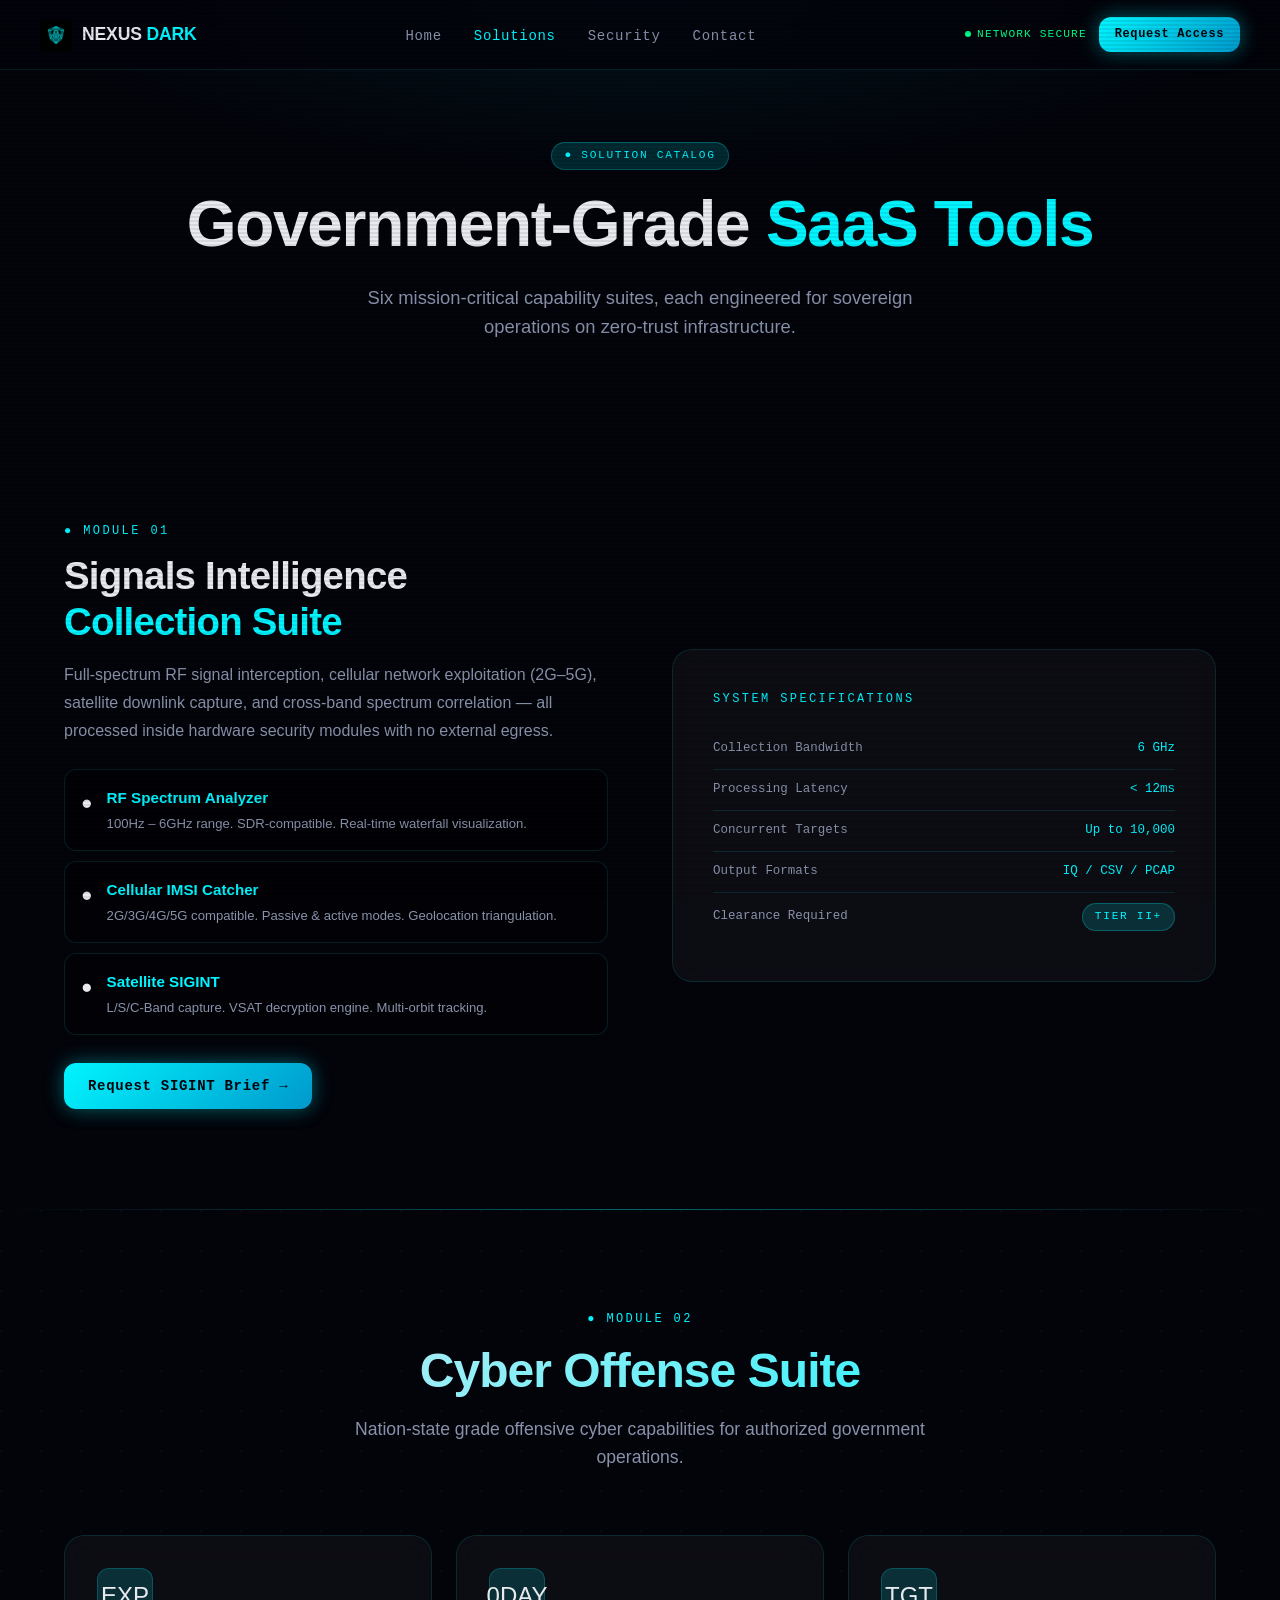
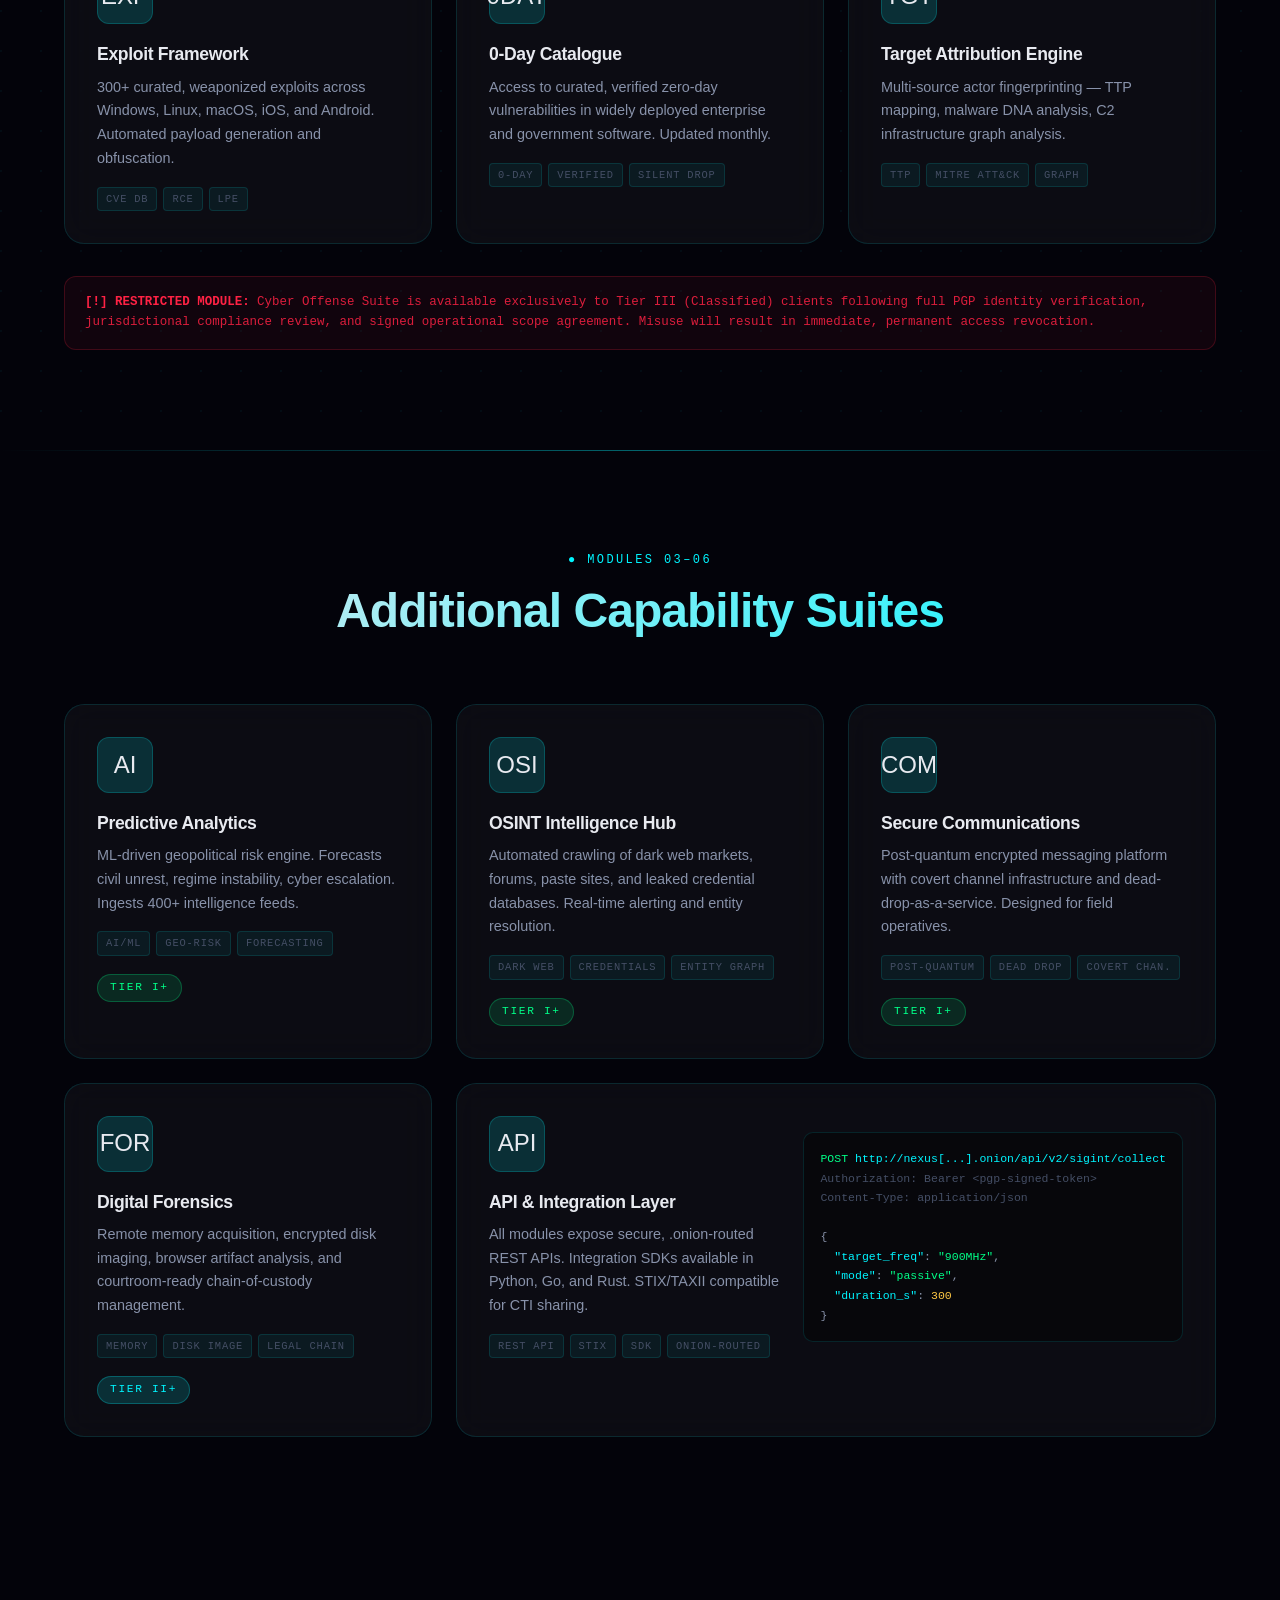
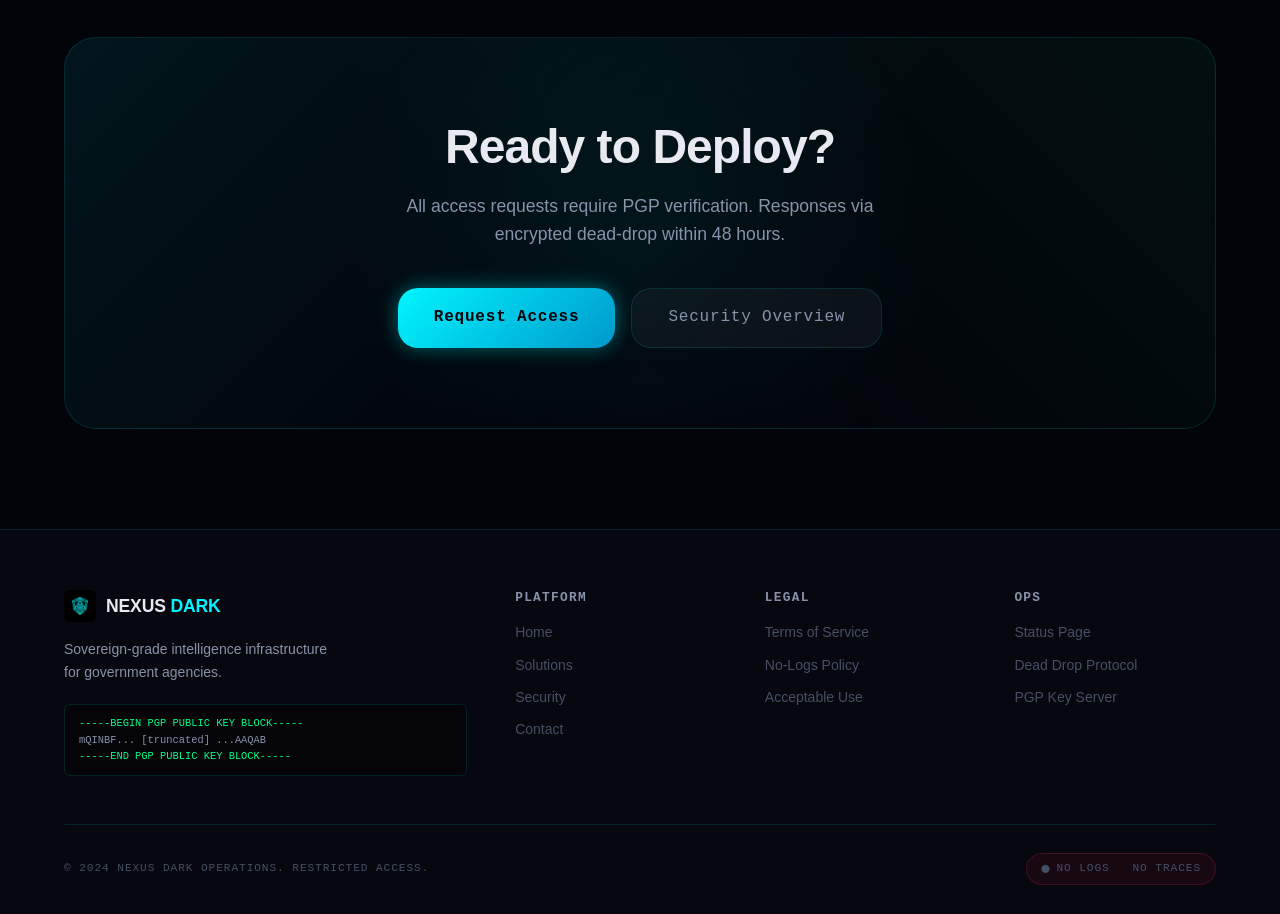
<file: html/solutions.html>
﻿<!DOCTYPE html>
<html lang="en">

<head>
    <meta charset="UTF-8" />
    <meta name="viewport" content="width=device-width, initial-scale=1.0" />
    <meta name="referrer" content="no-referrer" />
    <meta http-equiv="Content-Security-Policy"
        content="default-src 'self' https://fonts.googleapis.com https://fonts.gstatic.com; style-src 'self' 'unsafe-inline' https://fonts.googleapis.com; script-src 'self' 'unsafe-inline'; img-src 'self' data:;">
    <title>Solutions — NEXUS DARK Government SaaS</title>
    <meta name="description"
        content="Comprehensive catalog of sovereign-grade SaaS tools for government intelligence, cyber operations, and secure communications." />
    <link rel="stylesheet" href="../css/style.css" />
    <link rel="icon" href="../images/logo_shield.png" />
</head>

<body>

    
    <div id="security-overlay">
        <h2>[!] SECURITY ALERT</h2>
        <p>Developer tools detected.<br />This session has been flagged. Close developer tools to continue.</p>
    </div>

    
    <nav class="navbar" id="navbar">
        <div class="nav-inner">
            <a class="nav-logo" href="../index.html">
                <img src="../images/logo_shield.png" alt="NEXUS DARK" />
                <div class="logo-text">NEXUS <span>DARK</span></div>
            </a>
            <ul class="nav-links">
                <li><a href="../index.html">Home</a></li>
                <li><a href="solutions.html">Solutions</a></li>
                <li><a href="security.html">Security</a></li>
                <li><a href="contact.html">Contact</a></li>
            </ul>
            <div class="nav-cta">
                <div class="nav-status"><span class="dot"></span><span>NETWORK SECURE</span></div>
                <a href="contact.html" class="btn btn-primary btn-sm">Request Access</a>
            </div>
            <div class="hamburger" id="hamburger"><span></span><span></span><span></span></div>
        </div>
    </nav>
    <nav class="mobile-nav" id="mobile-nav">
        <a href="../index.html">Home</a>
        <a href="solutions.html">Solutions</a>
        <a href="security.html">Security</a>
        <a href="contact.html">Contact</a>
    </nav>

    
    <div class="page-hero">
        <div class="container">
            <span class="badge badge-cyan" style="margin-bottom:16px;display:inline-flex;">&#x25CF; Solution
                Catalog</span>
            <h1>Government-Grade <span class="text-cyan">SaaS Tools</span></h1>
            <p>Six mission-critical capability suites, each engineered for sovereign operations on zero-trust
                infrastructure.</p>
        </div>
    </div>

    
    <section class="section" id="sigint">
        <div class="container">
            <div style="display:grid;grid-template-columns:1fr 1fr;gap:64px;align-items:center;" class="reveal">
                <div>
                    <span class="section-label">&#x25CF; Module 01</span>
                    <h2 style="font-size:clamp(1.8rem,3vw,2.6rem);margin-bottom:16px;">Signals Intelligence<br /><span
                            class="text-cyan">Collection Suite</span></h2>
                    <p style="color:var(--text-secondary);line-height:1.75;margin-bottom:24px;">
                        Full-spectrum RF signal interception, cellular network exploitation (2G–5G), satellite downlink
                        capture, and cross-band spectrum correlation — all processed inside hardware security modules
                        with no external egress.
                    </p>
                    <div style="display:flex;flex-direction:column;gap:10px;margin-bottom:28px;">
                        <div class="security-item"><span class="security-item-icon">&#x25CF;</span>
                            <div>
                                <div class="security-item-title">RF Spectrum Analyzer</div>
                                <div class="security-item-desc">100Hz – 6GHz range. SDR-compatible. Real-time waterfall
                                    visualization.</div>
                            </div>
                        </div>
                        <div class="security-item"><span class="security-item-icon">&#x25CF;</span>
                            <div>
                                <div class="security-item-title">Cellular IMSI Catcher</div>
                                <div class="security-item-desc">2G/3G/4G/5G compatible. Passive & active modes.
                                    Geolocation triangulation.</div>
                            </div>
                        </div>
                        <div class="security-item"><span class="security-item-icon">&#x25CF;</span>
                            <div>
                                <div class="security-item-title">Satellite SIGINT</div>
                                <div class="security-item-desc">L/S/C-Band capture. VSAT decryption engine. Multi-orbit
                                    tracking.</div>
                            </div>
                        </div>
                    </div>
                    <a href="contact.html" class="btn btn-primary">Request SIGINT Brief &rarr;</a>
                </div>
                <div class="card" style="padding:40px;text-align:left;">
                    <span class="section-label" style="margin-bottom:20px;display:block;">System Specifications</span>
                    <table style="width:100%;border-collapse:collapse;font-family:var(--font-mono);font-size:0.78rem;">
                        <tr style="border-bottom:1px solid var(--border);">
                            <td style="padding:10px 0;color:var(--text-secondary);">Collection Bandwidth</td>
                            <td style="padding:10px 0;color:var(--cyan);text-align:right;">6 GHz</td>
                        </tr>
                        <tr style="border-bottom:1px solid var(--border);">
                            <td style="padding:10px 0;color:var(--text-secondary);">Processing Latency</td>
                            <td style="padding:10px 0;color:var(--cyan);text-align:right;">&lt; 12ms</td>
                        </tr>
                        <tr style="border-bottom:1px solid var(--border);">
                            <td style="padding:10px 0;color:var(--text-secondary);">Concurrent Targets</td>
                            <td style="padding:10px 0;color:var(--cyan);text-align:right;">Up to 10,000</td>
                        </tr>
                        <tr style="border-bottom:1px solid var(--border);">
                            <td style="padding:10px 0;color:var(--text-secondary);">Output Formats</td>
                            <td style="padding:10px 0;color:var(--cyan);text-align:right;">IQ / CSV / PCAP</td>
                        </tr>
                        <tr>
                            <td style="padding:10px 0;color:var(--text-secondary);">Clearance Required</td>
                            <td style="padding:10px 0;text-align:right;"><span class="badge badge-cyan">Tier II+</span>
                            </td>
                        </tr>
                    </table>
                </div>
            </div>
        </div>
    </section>

    <div class="glow-line"></div>

    
    <section class="section hex-bg" id="cyber-offense">
        <div class="container">
            <div class="section-header reveal">
                <span class="section-label">&#x25CF; Module 02</span>
                <h2 class="section-title">Cyber Offense Suite</h2>
                <p class="section-desc">Nation-state grade offensive cyber capabilities for authorized government
                    operations.</p>
            </div>
            <div class="features-grid">
                <div class="feature-card card reveal reveal-delay-1">
                    <div class="feature-icon">EXP</div>
                    <h3 class="feature-title">Exploit Framework</h3>
                    <p class="feature-desc">300+ curated, weaponized exploits across Windows, Linux, macOS, iOS, and
                        Android. Automated payload generation and obfuscation.</p>
                    <div class="feature-tags"><span class="tag">CVE DB</span><span class="tag">RCE</span><span
                            class="tag">LPE</span></div>
                </div>
                <div class="feature-card card reveal reveal-delay-2">
                    <div class="feature-icon">0DAY</div>
                    <h3 class="feature-title">0-Day Catalogue</h3>
                    <p class="feature-desc">Access to curated, verified zero-day vulnerabilities in widely deployed
                        enterprise and government software. Updated monthly.</p>
                    <div class="feature-tags"><span class="tag">0-Day</span><span class="tag">Verified</span><span
                            class="tag">Silent Drop</span></div>
                </div>
                <div class="feature-card card reveal reveal-delay-3">
                    <div class="feature-icon">TGT</div>
                    <h3 class="feature-title">Target Attribution Engine</h3>
                    <p class="feature-desc">Multi-source actor fingerprinting — TTP mapping, malware DNA analysis, C2
                        infrastructure graph analysis.</p>
                    <div class="feature-tags"><span class="tag">TTP</span><span class="tag">MITRE ATT&CK</span><span
                            class="tag">Graph</span></div>
                </div>
            </div>
            <div class="warn-box" style="margin-top:32px;">
                <strong>[!] RESTRICTED MODULE:</strong> Cyber Offense Suite is available exclusively to Tier III
                (Classified) clients following full PGP identity verification, jurisdictional compliance review, and
                signed operational scope agreement. Misuse will result in immediate, permanent access revocation.
            </div>
        </div>
    </section>

    <div class="glow-line"></div>

    
    <section class="section" id="other-tools">
        <div class="container">
            <div class="section-header reveal">
                <span class="section-label">&#x25CF; Modules 03–06</span>
                <h2 class="section-title">Additional Capability Suites</h2>
            </div>
            <div class="features-grid">

                <div class="feature-card card reveal reveal-delay-1">
                    <div class="feature-icon">AI</div>
                    <h3 class="feature-title">Predictive Analytics</h3>
                    <p class="feature-desc">ML-driven geopolitical risk engine. Forecasts civil unrest, regime
                        instability, cyber escalation. Ingests 400+ intelligence feeds.</p>
                    <div class="feature-tags"><span class="tag">AI/ML</span><span class="tag">Geo-Risk</span><span
                            class="tag">Forecasting</span></div>
                    <div style="margin-top:16px;"><span class="badge badge-green">Tier I+</span></div>
                </div>

                <div class="feature-card card reveal reveal-delay-2">
                    <div class="feature-icon">OSI</div>
                    <h3 class="feature-title">OSINT Intelligence Hub</h3>
                    <p class="feature-desc">Automated crawling of dark web markets, forums, paste sites, and leaked
                        credential databases. Real-time alerting and entity resolution.</p>
                    <div class="feature-tags"><span class="tag">Dark Web</span><span class="tag">Credentials</span><span
                            class="tag">Entity Graph</span></div>
                    <div style="margin-top:16px;"><span class="badge badge-green">Tier I+</span></div>
                </div>

                <div class="feature-card card reveal reveal-delay-3">
                    <div class="feature-icon">COM</div>
                    <h3 class="feature-title">Secure Communications</h3>
                    <p class="feature-desc">Post-quantum encrypted messaging platform with covert channel infrastructure
                        and dead-drop-as-a-service. Designed for field operatives.</p>
                    <div class="feature-tags"><span class="tag">Post-Quantum</span><span class="tag">Dead
                            Drop</span><span class="tag">Covert Chan.</span></div>
                    <div style="margin-top:16px;"><span class="badge badge-green">Tier I+</span></div>
                </div>

                <div class="feature-card card reveal reveal-delay-1">
                    <div class="feature-icon">FOR</div>
                    <h3 class="feature-title">Digital Forensics</h3>
                    <p class="feature-desc">Remote memory acquisition, encrypted disk imaging, browser artifact
                        analysis, and courtroom-ready chain-of-custody management.</p>
                    <div class="feature-tags"><span class="tag">Memory</span><span class="tag">Disk Image</span><span
                            class="tag">Legal Chain</span></div>
                    <div style="margin-top:16px;"><span class="badge badge-cyan">Tier II+</span></div>
                </div>

                <div class="feature-card card reveal reveal-delay-2" style="grid-column:span 2;">
                    <div style="display:grid;grid-template-columns:1fr 1fr;gap:24px;align-items:center;">
                        <div>
                            <div class="feature-icon">API</div>
                            <h3 class="feature-title">API & Integration Layer</h3>
                            <p class="feature-desc">All modules expose secure, .onion-routed REST APIs. Integration SDKs
                                available in Python, Go, and Rust. STIX/TAXII compatible for CTI sharing.</p>
                            <div class="feature-tags"><span class="tag">REST API</span><span
                                    class="tag">STIX</span><span class="tag">SDK</span><span
                                    class="tag">Onion-routed</span></div>
                        </div>
                        <div>
                            <pre
                                style="background:rgba(0,0,0,0.4);border:1px solid var(--border);border-radius:10px;padding:16px;font-family:var(--font-mono);font-size:0.72rem;color:var(--text-secondary);line-height:1.7;overflow-x:auto;"><span style="color:var(--green)">POST</span> <span style="color:var(--cyan)">http://nexus[...].onion/api/v2/sigint/collect</span>
<span style="color:var(--text-dim)">Authorization: Bearer &lt;pgp-signed-token&gt;</span>
<span style="color:var(--text-dim)">Content-Type: application/json</span>

{
  <span style="color:var(--cyan)">"target_freq"</span>: <span style="color:var(--green)">"900MHz"</span>,
  <span style="color:var(--cyan)">"mode"</span>: <span style="color:var(--green)">"passive"</span>,
  <span style="color:var(--cyan)">"duration_s"</span>: <span style="color:var(--gold)">300</span>
}</pre>
                        </div>
                    </div>
                </div>

            </div>
        </div>
    </section>

    
    <section class="section" id="solutions-cta">
        <div class="container">
            <div class="cta-banner reveal">
                <h2>Ready to Deploy?</h2>
                <p>All access requests require PGP verification. Responses via encrypted dead-drop within 48 hours.</p>
                <div class="cta-actions">
                    <a href="contact.html" class="btn btn-primary btn-lg"> Request Access</a>
                    <a href="security.html" class="btn btn-ghost btn-lg">Security Overview</a>
                </div>
            </div>
        </div>
    </section>

    
    <footer class="footer">
        <div class="container">
            <div class="footer-grid">
                <div class="footer-brand">
                    <a class="nav-logo" href="../index.html">
                        <img src="../images/logo_shield.png" alt="NEXUS DARK" />
                        <div class="logo-text">NEXUS <span>DARK</span></div>
                    </a>
                    <p>Sovereign-grade intelligence infrastructure for government agencies.</p>
                    <div class="pgp-block">
                        <span class="hdr">-----BEGIN PGP PUBLIC KEY BLOCK-----</span><br />
                        mQINBF... [truncated] ...AAQAB<br />
                        <span class="hdr">-----END PGP PUBLIC KEY BLOCK-----</span>
                    </div>
                </div>
                <div class="footer-col">
                    <h4>Platform</h4><a href="../index.html">Home</a><a href="solutions.html">Solutions</a><a
                        href="security.html">Security</a><a href="contact.html">Contact</a>
                </div>
                <div class="footer-col">
                    <h4>Legal</h4><a href="#">Terms of Service</a><a href="#">No-Logs Policy</a><a href="#">Acceptable
                        Use</a>
                </div>
                <div class="footer-col">
                    <h4>Ops</h4><a href="#">Status Page</a><a href="#">Dead Drop Protocol</a><a href="#">PGP Key
                        Server</a>
                </div>
            </div>
            <div class="footer-bottom">
                <p>&#169; 2024 NEXUS DARK OPERATIONS. RESTRICTED ACCESS.</p>
                <p class="no-logs-pill">NO LOGS &nbsp; NO TRACES</p>
            </div>
        </div>
    </footer>

    <script src="../js/main.js"></script>
    <script src="../js/security.js"></script>
</body>

</html>
</file>
<file: css/style.css>
﻿@import url('https://fonts.googleapis.com/css2?family=Space+Grotesk:wght@300;400;500;600;700&family=JetBrains+Mono:wght@300;400;500;700&display=swap');

:root {
    --bg-void: #03030a;
    --bg-deep: #07070f;
    --bg-surface: #0d0d1f;
    --bg-card: rgba(255, 255, 255, 0.04);
    --bg-card-hover: rgba(255, 255, 255, 0.07);

    --cyan: #00f5ff;
    --cyan-dim: rgba(0, 245, 255, 0.15);
    --cyan-glow: rgba(0, 245, 255, 0.4);
    --green: #00ff88;
    --green-dim: rgba(0, 255, 136, 0.12);
    --green-glow: rgba(0, 255, 136, 0.4);
    --red-warn: #ff2244;
    --gold: #ffc844;

    --text-primary: #e8eaf0;
    --text-secondary: #8892aa;
    --text-dim: #454f66;
    --text-mono: #00f5ff;

    --border: rgba(0, 245, 255, 0.12);
    --border-bright: rgba(0, 245, 255, 0.35);

    --radius-sm: 6px;
    --radius-md: 12px;
    --radius-lg: 20px;
    --radius-xl: 32px;

    --font-display: 'Space Grotesk', sans-serif;
    --font-mono: 'JetBrains Mono', monospace;

    --transition: all 0.3s cubic-bezier(0.4, 0, 0.2, 1);
    --transition-slow: all 0.6s cubic-bezier(0.4, 0, 0.2, 1);
}

*,
*::before,
*::after {
    box-sizing: border-box;
    margin: 0;
    padding: 0;
}

html {
    scroll-behavior: smooth;
    font-size: 16px;
}

body {
    background-color: var(--bg-void);
    color: var(--text-primary);
    font-family: var(--font-display);
    line-height: 1.6;
    overflow-x: hidden;
    min-height: 100vh;
}

body::before {
    content: '';
    position: fixed;
    top: 0;
    left: 0;
    right: 0;
    bottom: 0;
    background: repeating-linear-gradient(0deg,
            transparent,
            transparent 2px,
            rgba(0, 0, 0, 0.08) 2px,
            rgba(0, 0, 0, 0.08) 4px);
    pointer-events: none;
    z-index: 9999;
}

a {
    text-decoration: none;
    color: inherit;
}

img {
    max-width: 100%;
    display: block;
}

ul {
    list-style: none;
}

::selection {
    background: var(--cyan-dim);
    color: var(--cyan);
}

::-webkit-scrollbar {
    width: 6px;
}

::-webkit-scrollbar-track {
    background: var(--bg-void);
}

::-webkit-scrollbar-thumb {
    background: var(--border-bright);
    border-radius: 3px;
}

::-webkit-scrollbar-thumb:hover {
    background: var(--cyan);
}

h1,
h2,
h3,
h4,
h5 {
    font-family: var(--font-display);
    font-weight: 700;
    line-height: 1.2;
    letter-spacing: -0.02em;
}

.mono {
    font-family: var(--font-mono);
}

.text-cyan {
    color: var(--cyan);
}

.text-green {
    color: var(--green);
}

.text-dim {
    color: var(--text-secondary);
}

.container {
    max-width: 1200px;
    margin: 0 auto;
    padding: 0 24px;
}

.section {
    padding: 100px 0;
}

.section-header {
    text-align: center;
    margin-bottom: 64px;
}

.section-label {
    font-family: var(--font-mono);
    font-size: 0.75rem;
    letter-spacing: 0.2em;
    text-transform: uppercase;
    color: var(--cyan);
    margin-bottom: 12px;
    display: block;
}

.section-title {
    font-size: clamp(2rem, 4vw, 3rem);
    margin-bottom: 16px;
    background: linear-gradient(135deg, var(--text-primary) 0%, var(--cyan) 100%);
    -webkit-background-clip: text;
    -webkit-text-fill-color: transparent;
    background-clip: text;
}

.section-desc {
    font-size: 1.1rem;
    color: var(--text-secondary);
    max-width: 600px;
    margin: 0 auto;
}

.navbar {
    position: fixed;
    top: 0;
    left: 0;
    right: 0;
    z-index: 1000;
    padding: 0 24px;
    height: 70px;
    display: flex;
    align-items: center;
    background: rgba(3, 3, 10, 0.8);
    backdrop-filter: blur(20px);
    -webkit-backdrop-filter: blur(20px);
    border-bottom: 1px solid var(--border);
    transition: var(--transition);
}

.navbar.scrolled {
    background: rgba(3, 3, 10, 0.95);
    border-bottom-color: var(--border-bright);
}

.nav-inner {
    max-width: 1200px;
    margin: 0 auto;
    width: 100%;
    display: flex;
    align-items: center;
    justify-content: space-between;
}

.nav-logo {
    display: flex;
    align-items: center;
    gap: 10px;
    font-weight: 700;
    font-size: 1.1rem;
    letter-spacing: -0.01em;
}

.nav-logo img {
    width: 32px;
    height: 32px;
    border-radius: 6px;
}

.nav-logo .logo-text span {
    color: var(--cyan);
}

.nav-links {
    display: flex;
    align-items: center;
    gap: 32px;
}

.nav-links a {
    font-size: 0.875rem;
    font-weight: 500;
    color: var(--text-secondary);
    transition: var(--transition);
    position: relative;
    font-family: var(--font-mono);
    letter-spacing: 0.05em;
}

.nav-links a::after {
    content: '';
    position: absolute;
    bottom: -4px;
    left: 0;
    width: 0;
    height: 1px;
    background: var(--cyan);
    transition: var(--transition);
}

.nav-links a:hover {
    color: var(--cyan);
}

.nav-links a:hover::after {
    width: 100%;
}

.nav-cta {
    display: flex;
    align-items: center;
    gap: 12px;
}

.nav-status {
    display: flex;
    align-items: center;
    gap: 6px;
    font-family: var(--font-mono);
    font-size: 0.7rem;
    color: var(--green);
    letter-spacing: 0.1em;
}

.nav-status .dot {
    width: 6px;
    height: 6px;
    border-radius: 50%;
    background: var(--green);
    animation: pulse-green 2s infinite;
}

.btn {
    display: inline-flex;
    align-items: center;
    gap: 8px;
    padding: 12px 24px;
    border-radius: var(--radius-md);
    font-family: var(--font-mono);
    font-size: 0.875rem;
    font-weight: 500;
    letter-spacing: 0.05em;
    cursor: pointer;
    border: none;
    transition: var(--transition);
    position: relative;
    overflow: hidden;
    white-space: nowrap;
}

.btn::before {
    content: '';
    position: absolute;
    top: 0;
    left: -100%;
    width: 100%;
    height: 100%;
    background: linear-gradient(90deg, transparent, rgba(255, 255, 255, 0.1), transparent);
    transition: left 0.5s ease;
}

.btn:hover::before {
    left: 100%;
}

.btn-primary {
    background: linear-gradient(135deg, var(--cyan) 0%, #0099cc 100%);
    color: var(--bg-void);
    font-weight: 700;
    box-shadow: 0 0 20px var(--cyan-glow), 0 4px 15px rgba(0, 0, 0, 0.4);
}

.btn-primary:hover {
    transform: translateY(-2px);
    box-shadow: 0 0 35px var(--cyan-glow), 0 8px 25px rgba(0, 0, 0, 0.5);
}

.btn-outline {
    background: transparent;
    color: var(--cyan);
    border: 1px solid var(--border-bright);
}

.btn-outline:hover {
    background: var(--cyan-dim);
    border-color: var(--cyan);
    transform: translateY(-2px);
    box-shadow: 0 0 20px var(--cyan-glow);
}

.btn-ghost {
    background: var(--bg-card);
    color: var(--text-secondary);
    border: 1px solid var(--border);
}

.btn-ghost:hover {
    background: var(--bg-card-hover);
    color: var(--text-primary);
    border-color: var(--border-bright);
}

.btn-lg {
    padding: 16px 36px;
    font-size: 1rem;
    border-radius: var(--radius-lg);
}

.btn-sm {
    padding: 8px 16px;
    font-size: 0.75rem;
}

.badge {
    display: inline-flex;
    align-items: center;
    gap: 6px;
    padding: 4px 12px;
    border-radius: 100px;
    font-family: var(--font-mono);
    font-size: 0.7rem;
    letter-spacing: 0.15em;
    text-transform: uppercase;
    font-weight: 500;
}

.badge-cyan {
    background: var(--cyan-dim);
    border: 1px solid rgba(0, 245, 255, 0.25);
    color: var(--cyan);
}

.badge-green {
    background: var(--green-dim);
    border: 1px solid rgba(0, 255, 136, 0.25);
    color: var(--green);
}

.badge-red {
    background: rgba(255, 34, 68, 0.12);
    border: 1px solid rgba(255, 34, 68, 0.25);
    color: var(--red-warn);
}

.badge-gold {
    background: rgba(255, 200, 68, 0.1);
    border: 1px solid rgba(255, 200, 68, 0.25);
    color: var(--gold);
}

.card {
    background: var(--bg-card);
    border: 1px solid var(--border);
    border-radius: var(--radius-lg);
    padding: 32px;
    backdrop-filter: blur(16px);
    -webkit-backdrop-filter: blur(16px);
    transition: var(--transition);
    position: relative;
    overflow: hidden;
}

.card::before {
    content: '';
    position: absolute;
    top: 0;
    left: 0;
    right: 0;
    height: 1px;
    background: linear-gradient(90deg, transparent, var(--cyan-dim), transparent);
    opacity: 0;
    transition: var(--transition);
}

.card:hover {
    background: var(--bg-card-hover);
    border-color: var(--border-bright);
    transform: translateY(-4px);
    box-shadow: 0 20px 60px rgba(0, 0, 0, 0.4), 0 0 30px var(--cyan-dim);
}

.card:hover::before {
    opacity: 1;
}

.hero {
    position: relative;
    min-height: 100vh;
    display: flex;
    align-items: center;
    overflow: hidden;
}

#hero-canvas {
    position: absolute;
    top: 0;
    left: 0;
    width: 100%;
    height: 100%;
    z-index: 0;
}

.hero-bg-img {
    position: absolute;
    top: 0;
    left: 0;
    width: 100%;
    height: 100%;
    object-fit: cover;
    opacity: 0.18;
    z-index: 0;
}

.hero-content {
    position: relative;
    z-index: 2;
    max-width: 1200px;
    margin: 0 auto;
    padding: 0 24px;
    padding-top: 70px;
}

.hero-eyebrow {
    display: flex;
    align-items: center;
    gap: 12px;
    margin-bottom: 28px;
}

.hero-h1 {
    font-size: clamp(2rem, 4vw, 6rem);
    font-weight: 700;
    line-height: 1.05;
    margin-bottom: 28px;
    max-width: 820px;
}

.hero-h1 .accent {
    background: linear-gradient(135deg, var(--cyan), var(--green));
    -webkit-background-clip: text;
    -webkit-text-fill-color: transparent;
    background-clip: text;
}

.hero-desc {
    font-size: 1.2rem;
    color: var(--text-secondary);
    max-width: 560px;
    margin-bottom: 44px;
    line-height: 1.7;
}

.hero-actions {
    display: flex;
    align-items: center;
    flex-wrap: wrap;
    gap: 16px;
    margin-bottom: 80px;
}

.hero-meta {
    display: flex;
    align-items: center;
    gap: 12px;
    font-family: var(--font-mono);
    font-size: 0.7rem;
    color: var(--text-dim);
    letter-spacing: 0.1em;
    text-transform: uppercase;
}

.hero-meta .sep {
    opacity: 0.3;
}

.typed-cursor {
    display: inline-block;
    color: var(--cyan);
    animation: blink 1s step-end infinite;
}

#typed-text {
    color: var(--cyan);
    font-family: var(--font-mono);
    font-size: 0.875rem;
}

.terminal-bar {
    display: inline-flex;
    align-items: center;
    gap: 8px;
    background: rgba(0, 245, 255, 0.06);
    border: 1px solid var(--border);
    border-radius: var(--radius-md);
    padding: 10px 16px;
    margin-bottom: 32px;
    font-family: var(--font-mono);
    font-size: 0.8rem;
}

.terminal-bar .prompt {
    color: var(--green);
}

.stats-bar {
    background: rgba(0, 245, 255, 0.03);
    border-top: 1px solid var(--border);
    border-bottom: 1px solid var(--border);
    padding: 40px 0;
}

.stats-grid {
    max-width: 1200px;
    margin: 0 auto;
    padding: 0 24px;
    display: grid;
    grid-template-columns: repeat(4, 1fr);
    gap: 24px;
    text-align: center;
}

.stat-item {
    padding: 20px;
}

.stat-number {
    font-size: 2.5rem;
    font-weight: 700;
    font-family: var(--font-mono);
    color: var(--cyan);
    display: block;
    margin-bottom: 6px;
    line-height: 1;
}

.stat-label {
    font-size: 0.8rem;
    color: var(--text-secondary);
    font-family: var(--font-mono);
    letter-spacing: 0.1em;
    text-transform: uppercase;
}

.stat-divider {
    width: 1px;
    background: var(--border);
    align-self: stretch;
}

.features-grid {
    display: grid;
    grid-template-columns: repeat(3, 1fr);
    gap: 24px;
}

.feature-card {
    background: var(--bg-card);
    border: 1px solid var(--border);
    border-radius: var(--radius-lg);
    padding: 32px;
    backdrop-filter: blur(16px);
    transition: var(--transition);
    position: relative;
    overflow: hidden;
}

.feature-card::after {
    content: '';
    position: absolute;
    bottom: 0;
    right: 0;
    width: 120px;
    height: 120px;
    border-radius: 50%;
    background: radial-gradient(circle, var(--cyan-dim) 0%, transparent 70%);
    opacity: 0;
    transition: var(--transition);
}

.feature-card:hover {
    border-color: var(--border-bright);
    transform: translateY(-6px);
    box-shadow: 0 24px 60px rgba(0, 0, 0, 0.5), 0 0 40px var(--cyan-dim);
}

.feature-card:hover::after {
    opacity: 1;
}

.feature-icon {
    width: 56px;
    height: 56px;
    border-radius: var(--radius-md);
    background: var(--cyan-dim);
    border: 1px solid rgba(0, 245, 255, 0.2);
    display: flex;
    align-items: center;
    justify-content: center;
    font-size: 1.5rem;
    margin-bottom: 20px;
}

.feature-title {
    font-size: 1.1rem;
    font-weight: 600;
    margin-bottom: 10px;
}

.feature-desc {
    font-size: 0.9rem;
    color: var(--text-secondary);
    line-height: 1.65;
    margin-bottom: 16px;
}

.feature-tags {
    display: flex;
    flex-wrap: wrap;
    gap: 6px;
}

.tag {
    font-family: var(--font-mono);
    font-size: 0.65rem;
    padding: 3px 8px;
    border-radius: 4px;
    background: rgba(0, 245, 255, 0.06);
    border: 1px solid var(--border);
    color: var(--text-dim);
    letter-spacing: 0.08em;
    text-transform: uppercase;
}

.glow-line {
    height: 1px;
    background: linear-gradient(90deg, transparent 0%, var(--cyan) 50%, transparent 100%);
    margin: 0;
    opacity: 0.4;
}

.security-highlight {
    background: linear-gradient(135deg, rgba(0, 245, 255, 0.05), rgba(0, 255, 136, 0.03));
    border: 1px solid var(--border);
    border-radius: var(--radius-xl);
    padding: 60px;
    position: relative;
    overflow: hidden;
}

.security-highlight::before {
    content: '';
    position: absolute;
    top: -50%;
    left: -50%;
    width: 200%;
    height: 200%;
    background: conic-gradient(from 0deg at 50% 50%, transparent 0deg, var(--cyan-dim) 60deg, transparent 120deg);
    animation: rotate 8s linear infinite;
    opacity: 0.3;
}

.security-highlight .inner {
    position: relative;
    z-index: 1;
}

.security-grid {
    display: grid;
    grid-template-columns: 1fr 1fr;
    gap: 40px;
    align-items: center;
}

.security-items {
    display: flex;
    flex-direction: column;
    gap: 16px;
}

.security-item {
    display: flex;
    align-items: flex-start;
    gap: 14px;
    padding: 16px;
    background: rgba(0, 0, 0, 0.3);
    border-radius: var(--radius-md);
    border: 1px solid var(--border);
}

.security-item-icon {
    font-size: 1.2rem;
    flex-shrink: 0;
    margin-top: 2px;
}

.security-item-title {
    font-size: 0.95rem;
    font-weight: 600;
    margin-bottom: 4px;
    color: var(--cyan);
}

.security-item-desc {
    font-size: 0.82rem;
    color: var(--text-secondary);
    line-height: 1.5;
}

.pricing-grid {
    display: grid;
    grid-template-columns: repeat(3, 1fr);
    gap: 24px;
    align-items: stretch;
}

.pricing-card {
    background: var(--bg-card);
    border: 1px solid var(--border);
    border-radius: var(--radius-xl);
    padding: 40px 32px;
    display: flex;
    flex-direction: column;
    transition: var(--transition);
    position: relative;
    overflow: hidden;
}

.pricing-card.featured {
    border-color: var(--cyan);
    background: linear-gradient(135deg, rgba(0, 245, 255, 0.06), rgba(0, 255, 136, 0.03));
    box-shadow: 0 0 50px var(--cyan-dim), 0 20px 60px rgba(0, 0, 0, 0.4);
}

.pricing-card.featured::before {
    content: 'RECOMMENDED';
    position: absolute;
    top: 20px;
    right: -34px;
    background: var(--cyan);
    color: var(--bg-void);
    font-family: var(--font-mono);
    font-size: 0.6rem;
    font-weight: 700;
    letter-spacing: 0.2em;
    padding: 5px 48px;
    transform: rotate(45deg);
}

.pricing-tier {
    font-family: var(--font-mono);
    font-size: 0.7rem;
    letter-spacing: 0.2em;
    color: var(--text-secondary);
    text-transform: uppercase;
    margin-bottom: 8px;
}

.pricing-name {
    font-size: 1.5rem;
    font-weight: 700;
    margin-bottom: 4px;
}

.pricing-price {
    font-size: 2.8rem;
    font-weight: 700;
    font-family: var(--font-mono);
    color: var(--cyan);
    line-height: 1;
    margin: 16px 0 4px;
}

.pricing-price sup {
    font-size: 1.2rem;
    vertical-align: top;
    margin-top: 8px;
}

.pricing-period {
    font-size: 0.8rem;
    color: var(--text-secondary);
    font-family: var(--font-mono);
    margin-bottom: 28px;
}

.pricing-divider {
    height: 1px;
    background: var(--border);
    margin-bottom: 24px;
}

.pricing-features {
    flex: 1;
    display: flex;
    flex-direction: column;
    gap: 12px;
    margin-bottom: 32px;
}

.pricing-feature {
    display: flex;
    align-items: center;
    gap: 10px;
    font-size: 0.875rem;
    color: var(--text-secondary);
}

.pricing-feature .check {
    color: var(--green);
    font-size: 0.75rem;
    flex-shrink: 0;
}

.pricing-feature .lock {
    color: var(--text-dim);
    font-size: 0.75rem;
    flex-shrink: 0;
}

.cta-banner {
    background: linear-gradient(135deg, rgba(0, 245, 255, 0.08) 0%, rgba(0, 0, 0, 0) 60%),
        linear-gradient(225deg, rgba(0, 255, 136, 0.05) 0%, rgba(0, 0, 0, 0) 60%);
    border: 1px solid var(--border);
    border-radius: var(--radius-xl);
    padding: 80px;
    text-align: center;
    position: relative;
    overflow: hidden;
}

.cta-banner::before {
    content: '';
    position: absolute;
    top: 50%;
    left: 50%;
    transform: translate(-50%, -50%);
    width: 600px;
    height: 600px;
    border-radius: 50%;
    background: radial-gradient(circle, rgba(0, 245, 255, 0.06) 0%, transparent 70%);
    pointer-events: none;
}

.cta-banner h2 {
    font-size: clamp(1.8rem, 4vw, 3rem);
    margin-bottom: 16px;
    position: relative;
}

.cta-banner p {
    font-size: 1.1rem;
    color: var(--text-secondary);
    max-width: 520px;
    margin: 0 auto 40px;
    position: relative;
}

.cta-actions {
    display: flex;
    justify-content: center;
    flex-wrap: wrap;
    gap: 16px;
    position: relative;
}

.footer {
    background: var(--bg-deep);
    border-top: 1px solid var(--border);
    padding: 60px 0 32px;
}

.footer-grid {
    display: grid;
    grid-template-columns: 2fr 1fr 1fr 1fr;
    gap: 48px;
    margin-bottom: 48px;
}

.footer-brand .nav-logo {
    margin-bottom: 16px;
}

.footer-brand p {
    font-size: 0.875rem;
    color: var(--text-secondary);
    line-height: 1.65;
    margin-bottom: 20px;
    max-width: 280px;
}

.pgp-block {
    background: rgba(0, 0, 0, 0.4);
    border: 1px solid var(--border);
    border-radius: var(--radius-sm);
    padding: 10px 14px;
    font-family: var(--font-mono);
    font-size: 0.65rem;
    color: var(--text-secondary);
    line-height: 1.6;
}

.pgp-block .hdr {
    color: var(--green);
}

.footer-col h4 {
    font-size: 0.8rem;
    font-weight: 600;
    letter-spacing: 0.1em;
    text-transform: uppercase;
    color: var(--text-secondary);
    font-family: var(--font-mono);
    margin-bottom: 16px;
}

.footer-col a {
    display: block;
    font-size: 0.875rem;
    color: var(--text-dim);
    margin-bottom: 10px;
    transition: var(--transition);
}

.footer-col a:hover {
    color: var(--cyan);
    transform: translateX(4px);
}

.footer-bottom {
    border-top: 1px solid var(--border);
    padding-top: 28px;
    display: flex;
    align-items: center;
    justify-content: space-between;
    flex-wrap: wrap;
    gap: 12px;
}

.footer-bottom p {
    font-family: var(--font-mono);
    font-size: 0.7rem;
    color: var(--text-dim);
    letter-spacing: 0.08em;
}

.onion-addr {
    font-family: var(--font-mono);
    font-size: 0.65rem;
    color: var(--cyan);
    letter-spacing: 0.05em;
    word-break: break-all;
}

@keyframes blink {

    0%,
    100% {
        opacity: 1;
    }

    50% {
        opacity: 0;
    }
}

@keyframes pulse-green {

    0%,
    100% {
        box-shadow: 0 0 0 0 rgba(0, 255, 136, 0.4);
    }

    50% {
        box-shadow: 0 0 0 6px rgba(0, 255, 136, 0);
    }
}

@keyframes pulse-cyan {

    0%,
    100% {
        box-shadow: 0 0 0 0 rgba(0, 245, 255, 0.4);
    }

    50% {
        box-shadow: 0 0 0 8px rgba(0, 245, 255, 0);
    }
}

@keyframes rotate {
    from {
        transform: rotate(0deg);
    }

    to {
        transform: rotate(360deg);
    }
}

@keyframes fadeInUp {
    from {
        opacity: 0;
        transform: translateY(30px);
    }

    to {
        opacity: 1;
        transform: translateY(0);
    }
}

@keyframes fadeIn {
    from {
        opacity: 0;
    }

    to {
        opacity: 1;
    }
}

@keyframes slideInLeft {
    from {
        opacity: 0;
        transform: translateX(-40px);
    }

    to {
        opacity: 1;
        transform: translateX(0);
    }
}

@keyframes glitch {
    0% {
        clip-path: inset(20% 0 60% 0);
        transform: translate(-4px, 0);
    }

    20% {
        clip-path: inset(50% 0 20% 0);
        transform: translate(4px, 0);
    }

    40% {
        clip-path: inset(10% 0 80% 0);
        transform: translate(-2px, 0);
    }

    60% {
        clip-path: inset(70% 0 5% 0);
        transform: translate(2px, 0);
    }

    80% {
        clip-path: inset(30% 0 40% 0);
        transform: translate(-3px, 0);
    }

    100% {
        clip-path: inset(0% 0 95% 0);
        transform: translate(0, 0);
    }
}

.glitch-text {
    position: relative;
}

.glitch-text::before,
.glitch-text::after {
    content: attr(data-text);
    position: absolute;
    top: 0;
    left: 0;
    width: 100%;
    height: 100%;
    background: transparent;
    -webkit-background-clip: text;
    background-clip: text;
}

.glitch-text::before {
    color: var(--cyan);
    animation: glitch 3s infinite linear alternate-reverse;
    opacity: 0.6;
}

.glitch-text::after {
    color: var(--green);
    animation: glitch 2s 0.5s infinite linear alternate-reverse;
    opacity: 0.4;
}

.reveal {
    opacity: 0;
    transform: translateY(30px);
    transition: opacity 0.7s cubic-bezier(0.4, 0, 0.2, 1),
        transform 0.7s cubic-bezier(0.4, 0, 0.2, 1);
}

.reveal.visible {
    opacity: 1;
    transform: none;
}

.reveal-delay-1 {
    transition-delay: 0.1s;
}

.reveal-delay-2 {
    transition-delay: 0.2s;
}

.reveal-delay-3 {
    transition-delay: 0.3s;
}

.reveal-delay-4 {
    transition-delay: 0.4s;
}

.reveal-delay-5 {
    transition-delay: 0.5s;
}

.text-center {
    text-align: center;
}

.mt-8 {
    margin-top: 8px;
}

.mt-16 {
    margin-top: 16px;
}

.mt-24 {
    margin-top: 24px;
}

.mb-8 {
    margin-bottom: 8px;
}

.mb-16 {
    margin-bottom: 16px;
}

.mb-24 {
    margin-bottom: 24px;
}

.gap-8 {
    gap: 8px;
}

.gap-16 {
    gap: 16px;
}

.flex {
    display: flex;
}

.items-center {
    align-items: center;
}

.hex-bg {
    position: relative;
    overflow: hidden;
}

.hex-bg::after {
    content: '';
    position: absolute;
    inset: 0;
    background-image:
        radial-gradient(circle at 1px 1px, rgba(0, 245, 255, 0.04) 1px, transparent 0);
    background-size: 40px 40px;
    pointer-events: none;
    z-index: 0;
}

.hex-bg>* {
    position: relative;
    z-index: 1;
}

.no-logs-pill {
    display: inline-flex;
    align-items: center;
    gap: 6px;
    padding: 6px 14px;
    background: rgba(255, 34, 68, 0.07);
    border: 1px solid rgba(255, 34, 68, 0.2);
    border-radius: 100px;
    font-family: var(--font-mono);
    font-size: 0.68rem;
    color: var(--red-warn);
    letter-spacing: 0.1em;
    text-transform: uppercase;
}

.no-logs-pill::before {
    content: '⬤';
    font-size: 0.5rem;
    animation: blink 1.5s step-end infinite;
}

.hamburger {
    display: none;
    flex-direction: column;
    gap: 5px;
    cursor: pointer;
    padding: 8px;
}

.hamburger span {
    display: block;
    width: 22px;
    height: 2px;
    background: var(--text-primary);
    border-radius: 2px;
    transition: var(--transition);
}

.form-group {
    margin-bottom: 20px;
}

.form-label {
    display: block;
    font-family: var(--font-mono);
    font-size: 0.75rem;
    letter-spacing: 0.1em;
    text-transform: uppercase;
    color: var(--text-secondary);
    margin-bottom: 8px;
}

.form-input,
.form-select,
.form-textarea {
    width: 100%;
    background: rgba(0, 0, 0, 0.4);
    border: 1px solid var(--border);
    border-radius: var(--radius-md);
    padding: 12px 16px;
    color: var(--text-primary);
    font-family: var(--font-mono);
    font-size: 0.875rem;
    outline: none;
    transition: var(--transition);
    appearance: none;
}

.form-input::placeholder,
.form-textarea::placeholder {
    color: var(--text-dim);
}

.form-input:focus,
.form-select:focus,
.form-textarea:focus {
    border-color: var(--cyan);
    box-shadow: 0 0 0 3px var(--cyan-dim);
}

.form-textarea {
    resize: vertical;
    min-height: 120px;
}

.form-select option {
    background: var(--bg-deep);
}

.warn-box {
    background: rgba(255, 34, 68, 0.06);
    border: 1px solid rgba(255, 34, 68, 0.2);
    border-radius: var(--radius-md);
    padding: 16px 20px;
    font-family: var(--font-mono);
    font-size: 0.78rem;
    color: rgba(255, 34, 68, 0.85);
    line-height: 1.6;
}

.warn-box strong {
    color: var(--red-warn);
}

.page-hero {
    padding: 140px 0 80px;
    text-align: center;
    position: relative;
    overflow: hidden;
}

.page-hero::before {
    content: '';
    position: absolute;
    top: 0;
    left: 0;
    right: 0;
    bottom: 0;
    background: radial-gradient(ellipse 70% 60% at 50% 0%, rgba(0, 245, 255, 0.07) 0%, transparent 70%);
    pointer-events: none;
}

.page-hero h1 {
    font-size: clamp(2.2rem, 5vw, 4rem);
    margin-bottom: 20px;
    position: relative;
}

.page-hero p {
    font-size: 1.15rem;
    color: var(--text-secondary);
    max-width: 580px;
    margin: 0 auto;
    position: relative;
}

@media (max-width: 1024px) {
    .features-grid {
        grid-template-columns: repeat(2, 1fr);
    }

    .pricing-grid {
        grid-template-columns: repeat(2, 1fr);
    }

    .footer-grid {
        grid-template-columns: 1fr 1fr;
    }

    .security-grid {
        grid-template-columns: 1fr;
    }
}

@media (max-width: 768px) {
    .section {
        padding: 70px 0;
    }

    .stats-grid {
        grid-template-columns: repeat(2, 1fr);
    }

    .features-grid {
        grid-template-columns: 1fr;
    }

    .pricing-grid {
        grid-template-columns: 1fr;
    }

    .footer-grid {
        grid-template-columns: 1fr;
    }

    .nav-links {
        display: none;
    }

    .hamburger {
        display: flex;
    }

    .hero-h1 {
        font-size: 2.5rem;
    }

    .cta-banner {
        padding: 48px 24px;
    }

    .security-highlight {
        padding: 36px 24px;
    }
}

@media (max-width: 480px) {
    .container {
        padding: 0 16px;
    }

    .stats-grid {
        grid-template-columns: 1fr;
    }

    .hero-actions {
        flex-direction: column;
        align-items: flex-start;
    }

    .btn-lg {
        width: 100%;
        justify-content: center;
    }
}

#security-overlay {
    display: none;
    position: fixed;
    inset: 0;
    z-index: 99999;
    background: rgba(3, 3, 10, 0.97);
    align-items: center;
    justify-content: center;
    flex-direction: column;
    text-align: center;
    padding: 40px;
}

#security-overlay.show {
    display: flex;
}

#security-overlay h2 {
    font-family: var(--font-mono);
    color: var(--red-warn);
    font-size: 1.4rem;
    margin-bottom: 12px;
}

#security-overlay p {
    color: var(--text-secondary);
    font-family: var(--font-mono);
    font-size: 0.85rem;
    max-width: 400px;
    line-height: 1.7;
}

.mobile-nav {
    position: fixed;
    top: 70px;
    left: 0;
    right: 0;
    background: rgba(3, 3, 10, 0.98);
    backdrop-filter: blur(20px);
    border-bottom: 1px solid var(--border);
    padding: 20px 24px;
    display: none;
    flex-direction: column;
    gap: 16px;
    z-index: 999;
}

.mobile-nav.open {
    display: flex;
}

.mobile-nav a {
    font-family: var(--font-mono);
    font-size: 0.9rem;
    color: var(--text-secondary);
    padding: 8px 0;
    border-bottom: 1px solid var(--border);
    transition: var(--transition);
}

.mobile-nav a:last-child {
    border-bottom: none;
}

.mobile-nav a:hover {
    color: var(--cyan);
}
</file>
